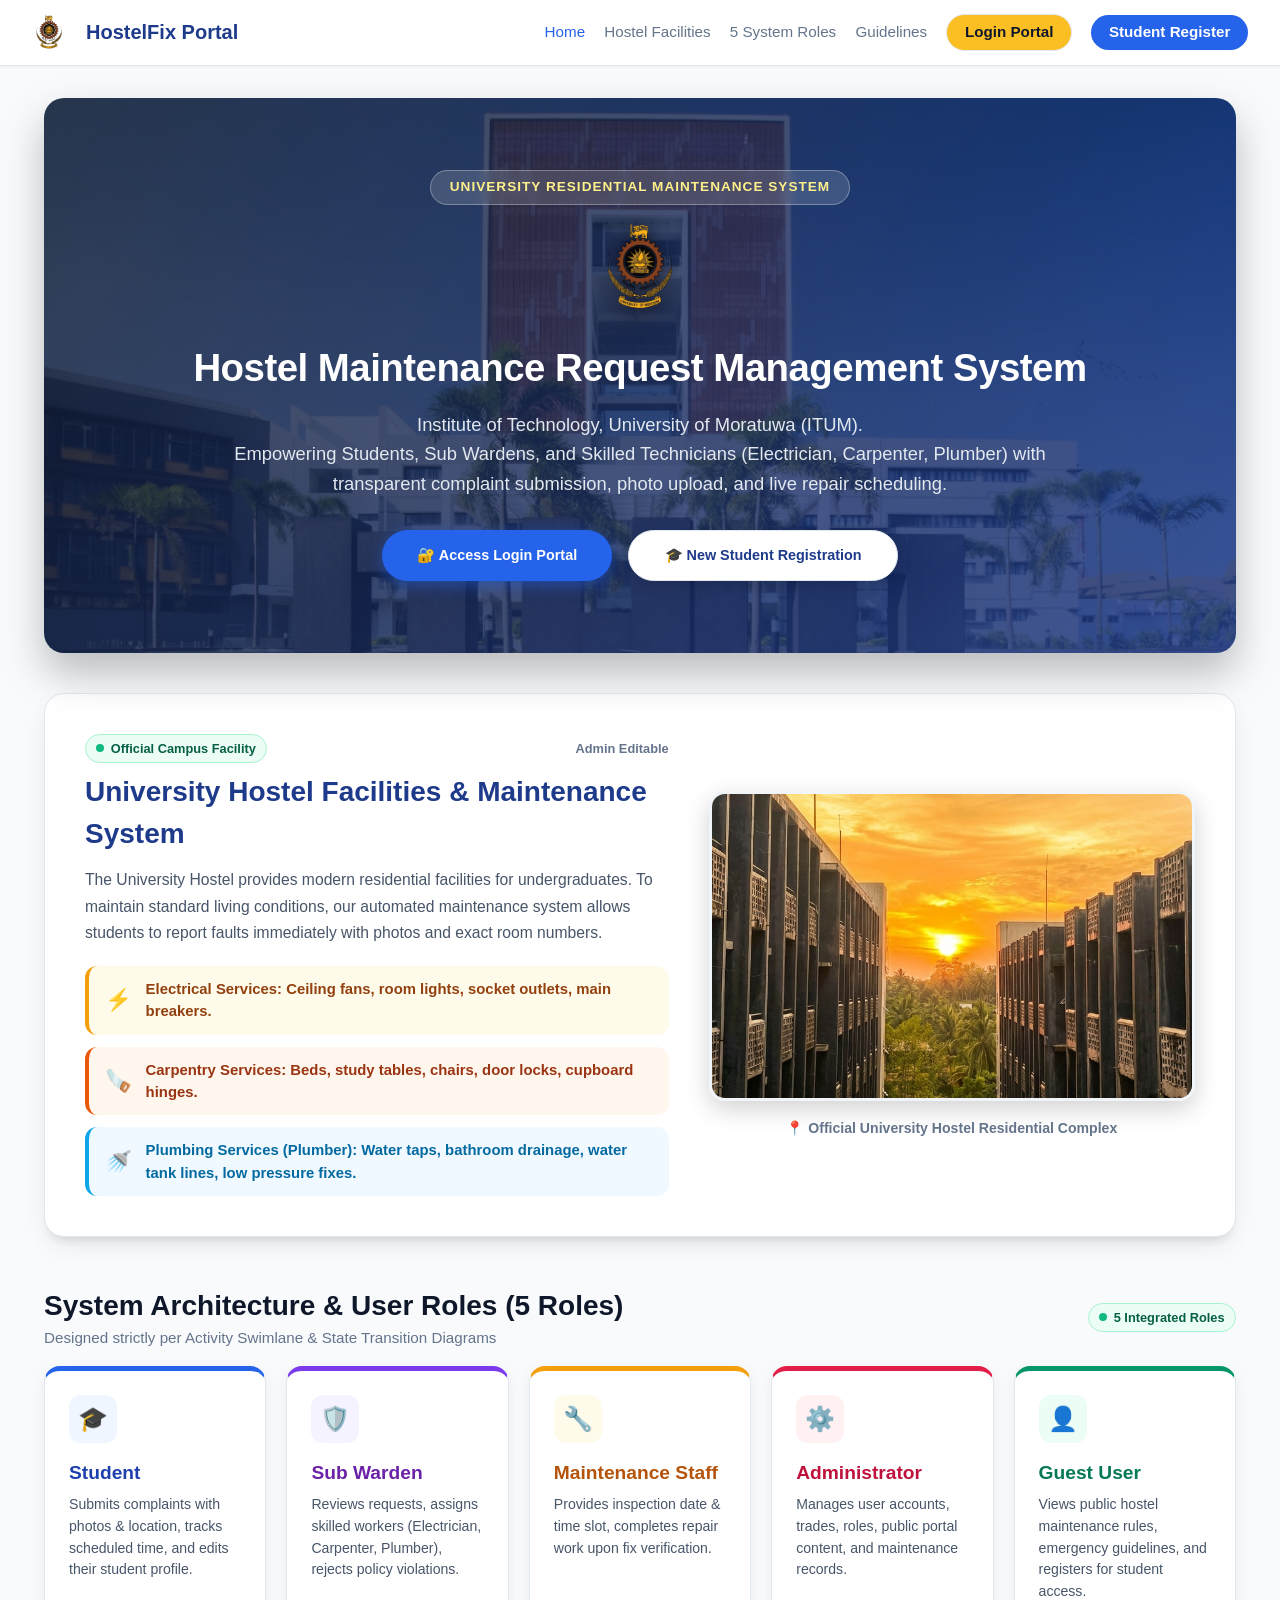
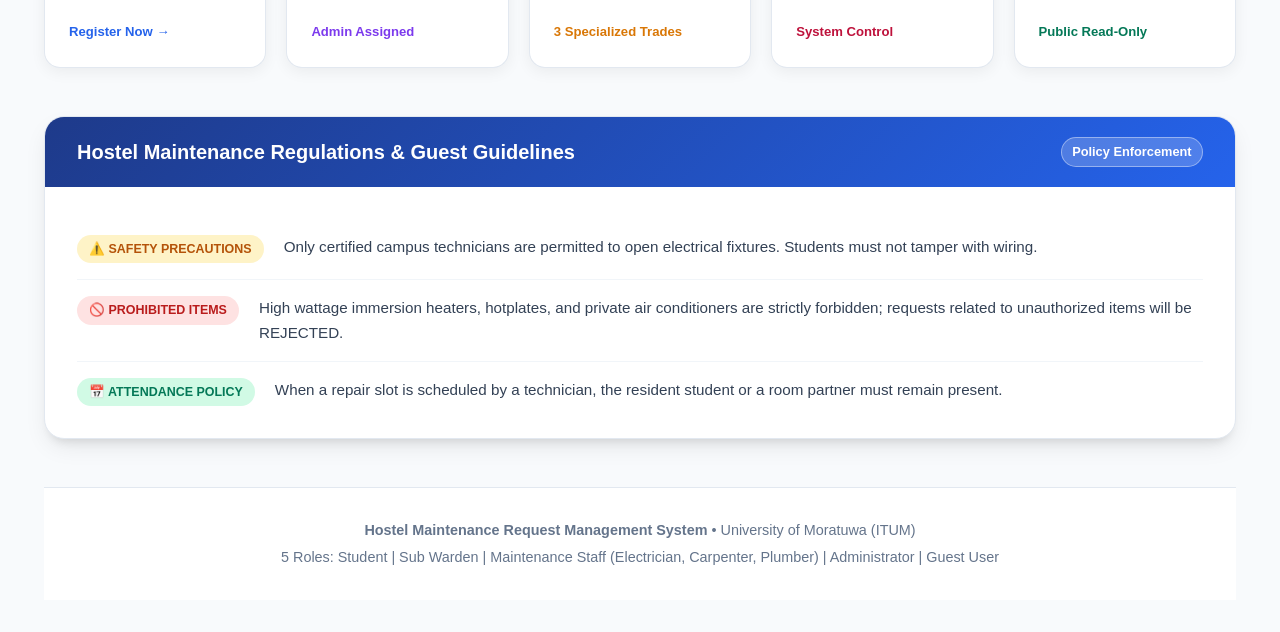
<file: frontend/index.html>
<!DOCTYPE html>
<html lang="en">
<head>
    <meta charset="UTF-8">
    <meta name="viewport" content="width=device-width, initial-scale=1.0">
    <title>Hostel Maintenance Request Management System</title>
    <link rel="stylesheet" href="css/style.css">
    <style>
        :root {
            --brand-gradient: linear-gradient(135deg, #0f172a 0%, #1e3a8a 55%, #2563eb 100%);
            --accent-card-shadow: 0 10px 25px -5px rgba(0, 0, 0, 0.1), 0 8px 10px -6px rgba(0, 0, 0, 0.1);
        }

        .hero-banner-custom {
            position: relative;
            background: linear-gradient(135deg, rgba(15, 23, 42, 0.78), rgba(30, 58, 138, 0.82)), url('images/university_campus.jpg') no-repeat center center;
            background-size: cover;
            color: white;
            padding: 4.5rem 2rem;
            border-radius: 20px;
            margin-bottom: 2.5rem;
            box-shadow: 0 20px 40px rgba(0, 0, 0, 0.25);
            text-align: center;
        }

        .hero-logo-custom {
            width: 86px;
            height: auto;
            margin-bottom: 1.2rem;
            filter: drop-shadow(0 4px 10px rgba(0,0,0,0.6));
        }

        .hero-badge {
            display: inline-block;
            background: rgba(255, 255, 255, 0.15);
            border: 1px solid rgba(255, 255, 255, 0.3);
            backdrop-filter: blur(4px);
            padding: 0.4rem 1.2rem;
            border-radius: 50px;
            font-size: 0.85rem;
            font-weight: 700;
            color: #fef08a;
            margin-bottom: 1rem;
            text-transform: uppercase;
            letter-spacing: 1px;
        }

        /* Facility Showcase Card */
        .facility-card-custom {
            display: grid;
            grid-template-columns: 1.2fr 1fr;
            gap: 2.5rem;
            align-items: center;
            margin-bottom: 3rem;
            background: #ffffff;
            padding: 2.5rem;
            border-radius: 20px;
            box-shadow: var(--accent-card-shadow);
            border: 1px solid #e2e8f0;
        }
        @media (max-width: 860px) {
            .facility-card-custom { grid-template-columns: 1fr; padding: 1.5rem; }
        }

        .hostel-img-preview {
            width: 100%;
            height: 310px;
            object-fit: cover;
            border-radius: 16px;
            box-shadow: 0 8px 24px rgba(0,0,0,0.18);
            border: 3px solid #f1f5f9;
        }

        .service-pill-box {
            display: flex;
            flex-direction: column;
            gap: 0.75rem;
            margin-top: 1.2rem;
        }

        .service-pill {
            display: flex;
            align-items: center;
            gap: 0.85rem;
            padding: 0.75rem 1rem;
            border-radius: 12px;
            font-size: 0.93rem;
            font-weight: 600;
            transition: transform 0.2s;
        }
        .service-pill:hover {
            transform: translateX(4px);
        }

        .service-elec {
            background: #fffbeb;
            color: #92400e;
            border-left: 4px solid #f59e0b;
        }
        .service-carp {
            background: #fff7ed;
            color: #9a3412;
            border-left: 4px solid #ea580c;
        }
        .service-plumb {
            background: #f0f9ff;
            color: #0369a1;
            border-left: 4px solid #0ea5e9;
        }

        /* 5 Roles Colorful Grid */
        .roles-grid {
            display: grid;
            grid-template-columns: repeat(auto-fit, minmax(210px, 1fr));
            gap: 1.25rem;
            margin-bottom: 3rem;
        }

        .role-card-colorful {
            background: #ffffff;
            border-radius: 16px;
            padding: 1.5rem;
            box-shadow: 0 4px 15px rgba(0,0,0,0.06);
            border: 1px solid #e2e8f0;
            display: flex;
            flex-direction: column;
            justify-content: space-between;
            transition: all 0.25s ease;
            position: relative;
            overflow: hidden;
        }
        .role-card-colorful:hover {
            transform: translateY(-5px);
            box-shadow: 0 12px 25px rgba(0,0,0,0.12);
        }

        .role-card-student { border-top: 5px solid #2563eb; }
        .role-card-warden { border-top: 5px solid #7c3aed; }
        .role-card-worker { border-top: 5px solid #f59e0b; }
        .role-card-admin { border-top: 5px solid #e11d48; }
        .role-card-guest { border-top: 5px solid #059669; }

        .role-icon-bubble {
            width: 48px;
            height: 48px;
            border-radius: 12px;
            display: flex;
            align-items: center;
            justify-content: center;
            font-size: 1.5rem;
            margin-bottom: 1rem;
        }

        /* Guidelines Card */
        .guidelines-card {
            background: #ffffff;
            border-radius: 20px;
            border: 1px solid #e2e8f0;
            box-shadow: var(--accent-card-shadow);
            overflow: hidden;
            margin-bottom: 3rem;
        }

        .guidelines-header {
            background: linear-gradient(135deg, #1e3a8a 0%, #2563eb 100%);
            color: white;
            padding: 1.25rem 2rem;
            display: flex;
            justify-content: space-between;
            align-items: center;
        }

        .guidelines-body {
            padding: 2rem;
        }

        .guideline-item {
            display: flex;
            gap: 1.25rem;
            padding: 1rem 0;
            border-bottom: 1px solid #f1f5f9;
        }
        .guideline-item:last-child {
            border-bottom: none;
            padding-bottom: 0;
        }

        .guide-badge-pill {
            font-weight: 800;
            font-size: 0.78rem;
            padding: 0.3rem 0.75rem;
            border-radius: 20px;
            text-transform: uppercase;
            white-space: nowrap;
            height: fit-content;
        }

        .portal-live-indicator {
            display: inline-flex;
            align-items: center;
            gap: 0.4rem;
            font-size: 0.8rem;
            font-weight: 700;
            background: #ecfdf5;
            color: #065f46;
            padding: 0.25rem 0.65rem;
            border-radius: 20px;
            border: 1px solid #a7f3d0;
        }
        .live-dot {
            width: 8px;
            height: 8px;
            background: #10b981;
            border-radius: 50%;
            animation: pulse 1.5s infinite;
        }
        @keyframes pulse {
            0% { transform: scale(0.95); box-shadow: 0 0 0 0 rgba(16, 185, 129, 0.7); }
            70% { transform: scale(1); box-shadow: 0 0 0 6px rgba(16, 185, 129, 0); }
            100% { transform: scale(0.95); box-shadow: 0 0 0 0 rgba(16, 185, 129, 0); }
        }
    </style>
</head>
<body>

    <!-- Navigation -->
    <nav class="navbar">
        <a href="index.html" class="brand" style="display: flex; align-items: center;">
            <img src="images/uom_logo.png" alt="University Logo" style="width: 34px; height: auto; margin-right: 8px;">
            <span style="font-weight: 800; color: #1e3a8a;">HostelFix Portal</span>
        </a>
        <ul class="nav-links">
            <li><a href="index.html" class="active">Home</a></li>
            <li><a href="#facility">Hostel Facilities</a></li>
            <li><a href="#roles">5 System Roles</a></li>
            <li><a href="#rules">Guidelines</a></li>
            <li><a href="login.html" class="btn btn-secondary btn-sm" style="background: #fbbf24; color: #0f172a; font-weight: 700; border-radius: 20px; padding: 0.4rem 1.1rem;">Login Portal</a></li>
            <li><a href="register.html" class="btn btn-primary btn-sm" style="background: #2563eb; color: white; font-weight: 700; border-radius: 20px; padding: 0.4rem 1.1rem;">Student Register</a></li>
        </ul>
    </nav>

    <!-- Main Container -->
    <div class="container">

        <!-- Hero Section featuring Campus Image -->
        <div class="hero-banner-custom">
            <span class="hero-badge">University Residential Maintenance System</span><br>
            <img src="images/uom_logo.png" alt="University Crest" class="hero-logo-custom">
            <h1 style="font-size: 2.4rem; font-weight: 900; margin-bottom: 0.85rem; color: #ffffff; letter-spacing: -0.5px;">
                Hostel Maintenance Request Management System
            </h1>
            <p style="font-size: 1.15rem; max-width: 820px; margin: 0 auto 2rem; color: #e2e8f0; line-height: 1.6;">
                Institute of Technology, University of Moratuwa (ITUM).<br>
                Empowering Students, Sub Wardens, and Skilled Technicians (Electrician, Carpenter, Plumber) with transparent complaint submission, photo upload, and live repair scheduling.
            </p>
            <div style="display: flex; gap: 1rem; justify-content: center; flex-wrap: wrap;">
                <a href="login.html" class="btn btn-primary" style="background: #2563eb; color: white; font-weight: 700; padding: 0.85rem 2.2rem; border-radius: 50px; box-shadow: 0 4px 15px rgba(37, 99, 235, 0.5);">
                    🔐 Access Login Portal
                </a>
                <a href="register.html" class="btn btn-secondary" style="background: #ffffff; color: #1e3a8a; font-weight: 700; padding: 0.85rem 2.2rem; border-radius: 50px; box-shadow: 0 4px 15px rgba(0,0,0,0.15);">
                    🎓 New Student Registration
                </a>
            </div>
        </div>

        <!-- 1. Hostel Facility Showcase (Admin Editable) -->
        <div class="facility-card-custom" id="facility">
            <div>
                <div style="display: flex; align-items: center; justify-content: space-between; margin-bottom: 0.5rem;">
                    <div class="portal-live-indicator"><span class="live-dot"></span> Official Campus Facility</div>
                    <span style="font-size: 0.8rem; color: #64748b; font-weight: 600;">Admin Editable</span>
                </div>
                <h2 id="portal-showcase-title" style="color: #1e3a8a; margin-top: 0.35rem; font-size: 1.75rem; font-weight: 800;">
                    🏢 University Hostel Facility Showcase
                </h2>
                <p id="portal-showcase-desc" style="color: #475569; line-height: 1.7; margin-top: 0.75rem; font-size: 0.98rem;">
                    Our residential facilities provide comfortable accommodation for undergraduates with study furniture, beds, and standard amenities. 
                    This portal empowers residents to report faults directly with photographic evidence and room location tracking.
                </p>

                <!-- Colorful Service Highlights (including Plumber, Electrician, Carpenter) -->
                <div class="service-pill-box">
                    <div class="service-pill service-elec">
                        <span style="font-size: 1.35rem;">⚡</span>
                        <div>
                            <strong>Electrical Services:</strong>
                            <span id="portal-showcase-elec">Ceiling fans, room lights, socket outlets, main breakers.</span>
                        </div>
                    </div>
                    <div class="service-pill service-carp">
                        <span style="font-size: 1.35rem;">🪚</span>
                        <div>
                            <strong>Carpentry Services:</strong>
                            <span id="portal-showcase-carp">Beds, study tables, doors, locks, cupboard hinges.</span>
                        </div>
                    </div>
                    <div class="service-pill service-plumb">
                        <span style="font-size: 1.35rem;">🚿</span>
                        <div>
                            <strong>Plumbing Services (Plumber):</strong>
                            <span id="portal-showcase-plumb">Water taps, bathroom drainage, water tank lines, low pressure fixes.</span>
                        </div>
                    </div>
                </div>
            </div>

            <!-- Picture 3: Hostel Building -->
            <div>
                <img src="images/hostel_building.jpg" alt="University Hostel Complex" class="hostel-img-preview">
                <p id="portal-showcase-caption" style="text-align: center; color: #64748b; font-size: 0.88rem; margin-top: 0.65rem; font-weight: 600;">
                    📍 Official University Hostel Residential Complex
                </p>
            </div>
        </div>

        <!-- 2. System Architecture & 5 User Roles (Admin Editable) -->
        <div id="roles" style="margin-bottom: 1.25rem;">
            <div class="dashboard-header" style="margin-bottom: 1rem;">
                <div>
                    <h2 id="portal-roles-title" style="font-size: 1.75rem; font-weight: 800; color: #0f172a;">
                        👥 System Architecture &amp; User Roles (5 Roles)
                    </h2>
                    <p id="portal-roles-subtitle" style="color: #64748b;">
                        Designed strictly per Activity Swimlane &amp; State Transition Diagrams
                    </p>
                </div>
                <div class="portal-live-indicator"><span class="live-dot"></span> 5 Integrated Roles</div>
            </div>

            <div class="roles-grid">
                <!-- 1. Student -->
                <div class="role-card-colorful role-card-student">
                    <div>
                        <div class="role-icon-bubble" style="background: #eff6ff; color: #2563eb;">🎓</div>
                        <h3 style="color: #1e40af; font-size: 1.2rem; font-weight: 800; margin-bottom: 0.4rem;">Student</h3>
                        <p id="portal-role-student" style="font-size: 0.88rem; color: #475569; line-height: 1.55;">
                            Submits maintenance complaints with photos &amp; room location, tracks scheduled date/time, and edits their student profile.
                        </p>
                    </div>
                    <div style="margin-top: 1rem;">
                        <a href="register.html" style="color: #2563eb; font-weight: 700; font-size: 0.82rem; text-decoration: none;">Register Now &rarr;</a>
                    </div>
                </div>

                <!-- 2. Sub Warden -->
                <div class="role-card-colorful role-card-warden">
                    <div>
                        <div class="role-icon-bubble" style="background: #f5f3ff; color: #7c3aed;">🛡️</div>
                        <h3 style="color: #6b21a8; font-size: 1.2rem; font-weight: 800; margin-bottom: 0.4rem;">Sub Warden</h3>
                        <p id="portal-role-warden" style="font-size: 0.88rem; color: #475569; line-height: 1.55;">
                            Reviews requests, verifies validity, rejects violations with reasons, and assigns jobs to Electricians, Carpenters, or Plumbers.
                        </p>
                    </div>
                    <div style="margin-top: 1rem;">
                        <span style="color: #7c3aed; font-weight: 700; font-size: 0.82rem;">Admin Assigned</span>
                    </div>
                </div>

                <!-- 3. Maintenance Staff -->
                <div class="role-card-colorful role-card-worker">
                    <div>
                        <div class="role-icon-bubble" style="background: #fffbeb; color: #d97706;">🔧</div>
                        <h3 style="color: #b45309; font-size: 1.2rem; font-weight: 800; margin-bottom: 0.4rem;">Maintenance Staff</h3>
                        <p id="portal-role-worker" style="font-size: 0.88rem; color: #475569; line-height: 1.55;">
                            Electrician, Carpenter, &amp; Plumber receive jobs, input available inspection date/time, and mark completion.
                        </p>
                    </div>
                    <div style="margin-top: 1rem;">
                        <span style="color: #d97706; font-weight: 700; font-size: 0.82rem;">3 Specialized Trades</span>
                    </div>
                </div>

                <!-- 4. Administrator -->
                <div class="role-card-colorful role-card-admin">
                    <div>
                        <div class="role-icon-bubble" style="background: #fff1f2; color: #e11d48;">⚙️</div>
                        <h3 style="color: #be123c; font-size: 1.2rem; font-weight: 800; margin-bottom: 0.4rem;">Administrator</h3>
                        <p id="portal-role-admin" style="font-size: 0.88rem; color: #475569; line-height: 1.55;">
                            Manages all user accounts, assigns staff trades, oversees maintenance metrics, and edits public portal content.
                        </p>
                    </div>
                    <div style="margin-top: 1rem;">
                        <span style="color: #be123c; font-weight: 700; font-size: 0.82rem;">System Control</span>
                    </div>
                </div>

                <!-- 5. Guest User -->
                <div class="role-card-colorful role-card-guest">
                    <div>
                        <div class="role-icon-bubble" style="background: #ecfdf5; color: #059669;">👤</div>
                        <h3 style="color: #047857; font-size: 1.2rem; font-weight: 800; margin-bottom: 0.4rem;">Guest User</h3>
                        <p id="portal-role-guest" style="font-size: 0.88rem; color: #475569; line-height: 1.55;">
                            Views public hostel maintenance regulations, guidelines, emergency notices, and registers for student access.
                        </p>
                    </div>
                    <div style="margin-top: 1rem;">
                        <span style="color: #047857; font-weight: 700; font-size: 0.82rem;">Public Read-Only</span>
                    </div>
                </div>
            </div>
        </div>

        <!-- 3. Hostel Maintenance Guidelines (Guest Information) (Admin Editable) -->
        <div class="guidelines-card" id="rules">
            <div class="guidelines-header">
                <h3 id="portal-guide-title" style="margin: 0; font-size: 1.25rem; font-weight: 800; display: flex; align-items: center; gap: 0.5rem;">
                    📋 Hostel Maintenance Guidelines (Guest Information)
                </h3>
                <span class="portal-live-indicator" style="background: rgba(255,255,255,0.2); color: white; border-color: rgba(255,255,255,0.4);">
                    Policy Enforcement
                </span>
            </div>
            <div class="guidelines-body">
                <div class="guideline-item">
                    <span class="guide-badge-pill" style="background: #fef3c7; color: #b45309;">⚠️ Safety Precautions</span>
                    <div id="portal-guide-safety" style="color: #334155; line-height: 1.6; font-size: 0.95rem;">
                        Only certified campus technicians are permitted to open electrical fixtures. Students must not tamper with main switchboards, breaker boxes, or exposed wiring.
                    </div>
                </div>

                <div class="guideline-item">
                    <span class="guide-badge-pill" style="background: #fee2e2; color: #b91c1c;">🚫 Prohibited Items</span>
                    <div id="portal-guide-prohibited" style="color: #334155; line-height: 1.6; font-size: 0.95rem;">
                        High wattage immersion heaters, hotplates, and unauthorized private air conditioner units are strictly barred; repair requests related to unauthorized items will be immediately <strong>REJECTED</strong>.
                    </div>
                </div>

                <div class="guideline-item">
                    <span class="guide-badge-pill" style="background: #d1fae5; color: #047857;">📅 Attendance Policy</span>
                    <div id="portal-guide-attendance" style="color: #334155; line-height: 1.6; font-size: 0.95rem;">
                        When a technician schedules a repair appointment, the resident student or an authorized roommate must be present in the room to grant entry and confirm work completion.
                    </div>
                </div>
            </div>
        </div>

        <!-- Footer -->
        <footer style="text-align: center; padding: 2rem 0; color: #64748b; font-size: 0.9rem; border-top: 1px solid #e2e8f0;">
            <p><strong>Hostel Maintenance Request Management System</strong> &bull; University of Moratuwa (ITUM)</p>
            <p style="margin-top: 0.3rem;">5 Roles: Student | Sub Warden | Maintenance Staff (Electrician, Carpenter, Plumber) | Administrator | Guest User</p>
        </footer>
    </div>

    <!-- Script to Load Dynamically Admin Edited Content -->
    <script src="js/api.js"></script>
    <script>
        document.addEventListener('DOMContentLoaded', function() {
            renderDynamicPortalContent();
        });

        function renderDynamicPortalContent() {
            const content = Api.getPortalContent();
            if (!content) return;

            // 1. Showcase
            if (content.facility_showcase) {
                if (content.facility_showcase.title) document.getElementById('portal-showcase-title').innerText = content.facility_showcase.title;
                if (content.facility_showcase.description) document.getElementById('portal-showcase-desc').innerText = content.facility_showcase.description;
                if (content.facility_showcase.electrical_text) document.getElementById('portal-showcase-elec').innerText = content.facility_showcase.electrical_text;
                if (content.facility_showcase.carpentry_text) document.getElementById('portal-showcase-carp').innerText = content.facility_showcase.carpentry_text;
                if (content.facility_showcase.plumbing_text) document.getElementById('portal-showcase-plumb').innerText = content.facility_showcase.plumbing_text;
                if (content.facility_showcase.image_caption) document.getElementById('portal-showcase-caption').innerText = content.facility_showcase.image_caption;
            }

            // 2. Roles
            if (content.user_roles) {
                if (content.user_roles.title) document.getElementById('portal-roles-title').innerText = content.user_roles.title;
                if (content.user_roles.subtitle) document.getElementById('portal-roles-subtitle').innerText = content.user_roles.subtitle;
                if (content.user_roles.student_desc) document.getElementById('portal-role-student').innerText = content.user_roles.student_desc;
                if (content.user_roles.warden_desc) document.getElementById('portal-role-warden').innerText = content.user_roles.warden_desc;
                if (content.user_roles.worker_desc) document.getElementById('portal-role-worker').innerText = content.user_roles.worker_desc;
                if (content.user_roles.admin_desc) document.getElementById('portal-role-admin').innerText = content.user_roles.admin_desc;
                if (content.user_roles.guest_desc) document.getElementById('portal-role-guest').innerText = content.user_roles.guest_desc;
            }

            // 3. Guidelines
            if (content.guidelines) {
                if (content.guidelines.title) document.getElementById('portal-guide-title').innerText = content.guidelines.title;
                if (content.guidelines.safety_text) document.getElementById('portal-guide-safety').innerText = content.guidelines.safety_text;
                if (content.guidelines.prohibited_text) document.getElementById('portal-guide-prohibited').innerHTML = content.guidelines.prohibited_text;
                if (content.guidelines.attendance_text) document.getElementById('portal-guide-attendance').innerText = content.guidelines.attendance_text;
            }
        }
    </script>
</body>
</html>
</file>
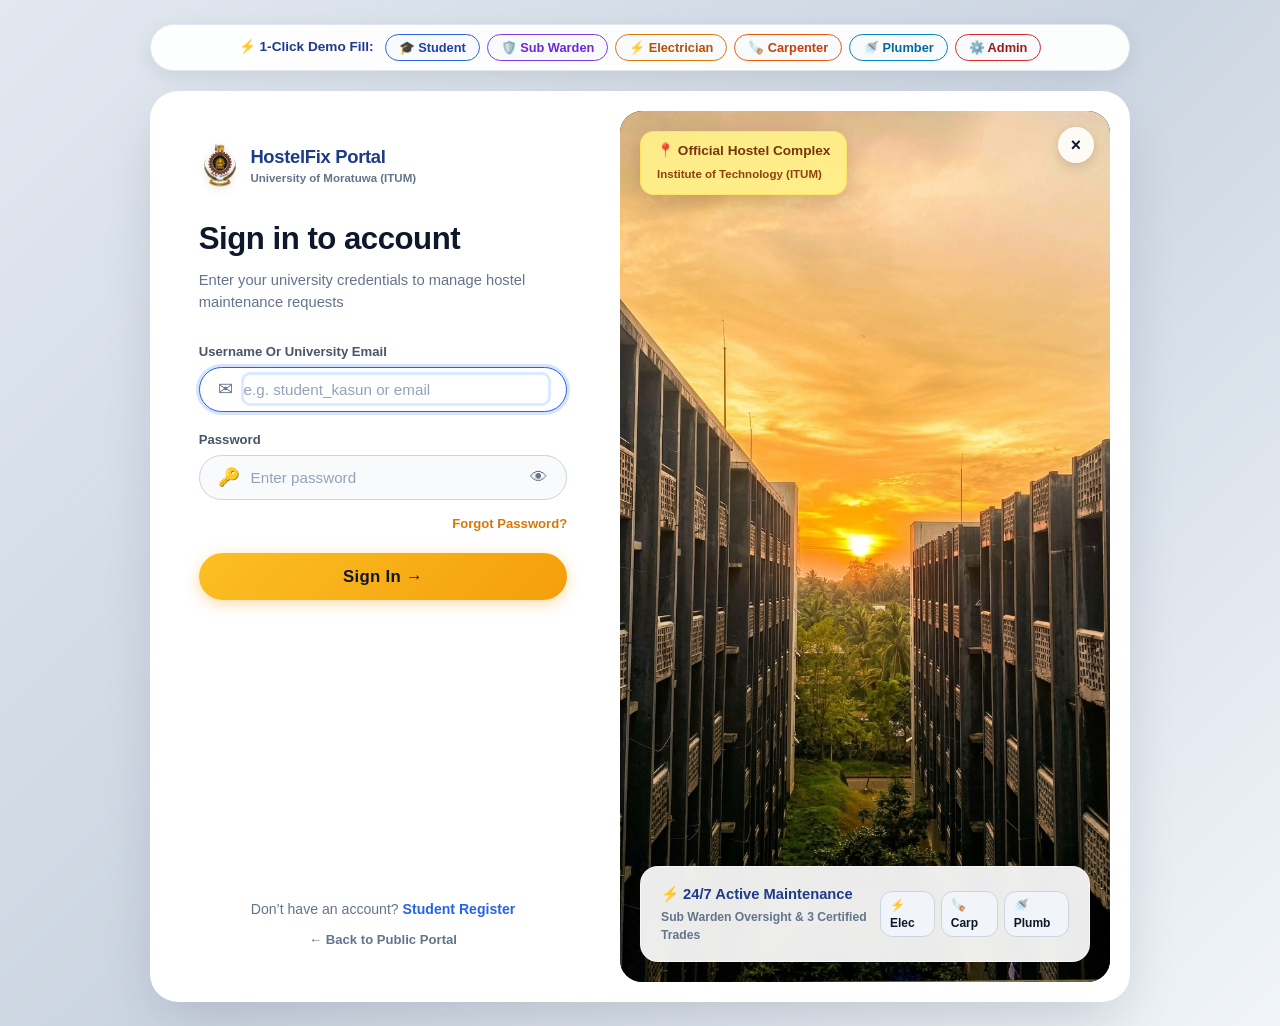
<file: frontend/admin-dashboard.html>
<!DOCTYPE html>
<html lang="en">
<head>
    <meta charset="UTF-8">
    <meta name="viewport" content="width=device-width, initial-scale=1.0">
    <title>Admin Dashboard - Hostel Maintenance System</title>
    <link rel="stylesheet" href="css/style.css">
    <style>
        :root {
            --admin-red: #e11d48;
            --admin-gradient: linear-gradient(135deg, #1e3a8a 0%, #3b82f6 50%, #06b6d4 100%);
        }
        
        .admin-hero-card {
            background: linear-gradient(135deg, #0f172a 0%, #1e3a8a 60%, #312e81 100%);
            color: white;
            padding: 1.8rem 2rem;
            border-radius: 16px;
            margin-bottom: 2rem;
            box-shadow: 0 10px 25px -5px rgba(15, 23, 42, 0.4);
            display: flex;
            justify-content: space-between;
            align-items: center;
            flex-wrap: wrap;
            gap: 1.5rem;
        }

        .admin-hero-title h1 {
            color: #ffffff;
            font-size: 1.85rem;
            font-weight: 800;
            margin: 0 0 0.4rem 0;
            display: flex;
            align-items: center;
            gap: 0.6rem;
        }

        .admin-hero-title p {
            color: #cbd5e1;
            font-size: 0.95rem;
            margin: 0;
            max-width: 600px;
        }

        .nav-tab-bar {
            display: flex;
            gap: 0.75rem;
            margin-bottom: 1.5rem;
            border-bottom: 2px solid #e2e8f0;
            padding-bottom: 0.5rem;
        }

        .nav-tab-btn {
            background: #ffffff;
            border: 1px solid #cbd5e1;
            border-radius: 30px;
            padding: 0.6rem 1.4rem;
            font-size: 0.95rem;
            font-weight: 700;
            color: #475569;
            cursor: pointer;
            transition: all 0.2s;
            display: flex;
            align-items: center;
            gap: 0.5rem;
        }

        .nav-tab-btn:hover {
            background: #f1f5f9;
            color: #1e293b;
        }

        .nav-tab-btn.active {
            background: #2563eb;
            color: #ffffff;
            border-color: #2563eb;
            box-shadow: 0 4px 12px rgba(37, 99, 235, 0.35);
        }

        .section-pane {
            display: none;
        }
        .section-pane.active {
            display: block;
        }

        /* Colorful Section Cards for Content Editor */
        .editor-card {
            background: #ffffff;
            border-radius: 14px;
            border: 1px solid #e2e8f0;
            box-shadow: 0 4px 12px rgba(0,0,0,0.06);
            margin-bottom: 1.8rem;
            overflow: hidden;
        }

        .editor-card-header {
            padding: 1.2rem 1.6rem;
            display: flex;
            justify-content: space-between;
            align-items: center;
            border-bottom: 1px solid #e2e8f0;
        }

        .header-showcase {
            background: linear-gradient(135deg, #eff6ff 0%, #dbeafe 100%);
            border-left: 5px solid #2563eb;
        }
        .header-roles {
            background: linear-gradient(135deg, #f5f3ff 0%, #ede9fe 100%);
            border-left: 5px solid #7c3aed;
        }
        .header-guidelines {
            background: linear-gradient(135deg, #fffbeb 0%, #fef3c7 100%);
            border-left: 5px solid #f59e0b;
        }

        .editor-card-header h3 {
            margin: 0;
            font-size: 1.15rem;
            font-weight: 800;
            display: flex;
            align-items: center;
            gap: 0.5rem;
        }

        .editor-card-body {
            padding: 1.6rem;
        }

        .form-grid-3 {
            display: grid;
            grid-template-columns: repeat(auto-fit, minmax(300px, 1fr));
            gap: 1.2rem;
        }

        .form-group-full {
            margin-bottom: 1.2rem;
        }

        .editor-input {
            width: 100%;
            padding: 0.65rem 0.9rem;
            border: 1.5px solid #cbd5e1;
            border-radius: 8px;
            font-size: 0.95rem;
            box-sizing: border-box;
            background: #f8fafc;
            transition: all 0.2s;
        }

        .editor-input:focus {
            border-color: #2563eb;
            outline: none;
            background: #ffffff;
            box-shadow: 0 0 0 3px rgba(37, 99, 235, 0.15);
        }

        textarea.editor-input {
            resize: vertical;
            min-height: 80px;
            line-height: 1.45;
        }

        .trade-badge-plumber {
            background: #e0f2fe;
            color: #0369a1;
            padding: 0.2rem 0.6rem;
            border-radius: 12px;
            font-weight: 700;
            font-size: 0.78rem;
            display: inline-flex;
            align-items: center;
            gap: 0.25rem;
        }

        .trade-badge-electrician {
            background: #fef3c7;
            color: #b45309;
            padding: 0.2rem 0.6rem;
            border-radius: 12px;
            font-weight: 700;
            font-size: 0.78rem;
            display: inline-flex;
            align-items: center;
            gap: 0.25rem;
        }

        .trade-badge-carpenter {
            background: #ffedd5;
            color: #c2410c;
            padding: 0.2rem 0.6rem;
            border-radius: 12px;
            font-weight: 700;
            font-size: 0.78rem;
            display: inline-flex;
            align-items: center;
            gap: 0.25rem;
        }

        .save-toolbar {
            position: sticky;
            bottom: 1.5rem;
            background: #ffffff;
            padding: 1rem 1.5rem;
            border-radius: 50px;
            box-shadow: 0 10px 30px rgba(0,0,0,0.2);
            border: 2px solid #3b82f6;
            display: flex;
            justify-content: space-between;
            align-items: center;
            z-index: 90;
            margin-top: 1.5rem;
        }

        .toast-notify {
            display: none;
            padding: 0.85rem 1.25rem;
            border-radius: 10px;
            margin-bottom: 1.2rem;
            font-weight: 700;
            font-size: 0.95rem;
            animation: fadeIn 0.3s ease;
        }
    </style>
</head>
<body>

    <!-- Navbar -->
    <nav class="navbar">
        <a href="admin-dashboard.html" class="brand" style="display: flex; align-items: center;">
            <img src="images/uom_logo.png" alt="Logo" style="width: 32px; height: auto; margin-right: 8px;">
            <span>HostelFix | Admin Console</span>
        </a>
        <div style="display: flex; align-items: center; gap: 1rem;">
            <div class="user-badge" style="background: #fef2f2; border-color: #fecaca;">
                <span id="user-display-name" style="font-weight: 700; color: #991b1b;">Administrator</span>
                <span class="role-tag admin" style="background: #e11d48; color: white;">Admin</span>
            </div>
            <button class="btn btn-secondary btn-sm" onclick="openAdminProfileModal()" style="font-weight: 700;">👤 Edit Profile</button>
            <a href="index.html" target="_blank" class="btn btn-secondary btn-sm" style="font-weight: 700;">🌐 View Public Portal</a>
            <button class="btn btn-secondary btn-sm" onclick="Api.logout()">Logout</button>
        </div>
    </nav>

    <div class="container">
        <!-- Hero Header -->
        <div class="admin-hero-card">
            <div class="admin-hero-title">
                <h1>⚙️ Central System Administration</h1>
                <p>Manage all 5 system roles (Students, Sub Wardens, Technicians, Admin, Guests) and customize the Public Landing Portal in real time.</p>
            </div>
            <div style="display: flex; gap: 0.75rem; flex-wrap: wrap;">
                <button class="btn btn-primary" onclick="openAddUserModal()" style="background: #2563eb; font-weight: 700; padding: 0.7rem 1.5rem; border-radius: 30px;">
                    + Add New Staff / User
                </button>
            </div>
        </div>

        <!-- Global Toast Notification -->
        <div id="admin-toast" class="toast-notify"></div>

        <!-- Tab Navigation Bar -->
        <div class="nav-tab-bar">
            <button class="nav-tab-btn active" id="tab-btn-users" onclick="switchTab('users')">
                👥 System Users &amp; Staff (5 Roles)
            </button>
            <button class="nav-tab-btn" id="tab-btn-content" onclick="switchTab('content')">
                🌐 Manage Public Portal Content
            </button>
            <button class="nav-tab-btn" id="tab-btn-history" onclick="switchTab('history')">
                📜 Maintenance Request History (Archive)
            </button>
        </div>

        <!-- PANE 1: USERS MANAGEMENT -->
        <div id="pane-users" class="section-pane active">
            <!-- System Analytics Summary -->
            <div class="stats-grid">
                <div class="stat-card" style="border-top: 4px solid #3b82f6;">
                    <div class="stat-info">
                        <h3 id="stat-users">0</h3>
                        <span>Total Registered Users</span>
                    </div>
                    <div class="stat-icon blue">👥</div>
                </div>
                <div class="stat-card" style="border-top: 4px solid #2563eb;">
                    <div class="stat-info">
                        <h3 id="stat-students">0</h3>
                        <span>Hostel Students</span>
                    </div>
                    <div class="stat-icon blue">🎓</div>
                </div>
                <div class="stat-card" style="border-top: 4px solid #f59e0b;">
                    <div class="stat-info">
                        <h3 id="stat-workers">0</h3>
                        <span>Maintenance Staff</span>
                    </div>
                    <div class="stat-icon yellow">⚡</div>
                </div>
                <div class="stat-card" style="border-top: 4px solid #10b981;">
                    <div class="stat-info">
                        <h3 id="stat-requests">0</h3>
                        <span>Total Requests</span>
                    </div>
                    <div class="stat-icon green">📊</div>
                </div>
            </div>

            <!-- Users Table Card -->
            <div class="card" style="margin-top: 1.5rem;">
                <div class="card-header" style="background: #f8fafc;">
                    <h2>All Registered Accounts (5 Roles)</h2>
                    <div style="display: flex; gap: 0.6rem; align-items: center;">
                        <label for="role-filter" style="margin-bottom: 0; font-size: 0.88rem; font-weight: 700;">Filter Role:</label>
                        <select id="role-filter" onchange="filterUsers(this.value)" style="padding: 0.4rem 0.8rem; font-size: 0.88rem; border-radius: 8px; border: 1.5px solid #cbd5e1;">
                            <option value="ALL">All Roles (5 Roles)</option>
                            <option value="student">🎓 Students</option>
                            <option value="warden">🛡️ Sub Wardens</option>
                            <option value="worker">🔧 Maintenance Staff</option>
                            <option value="admin">⚙️ Administrators</option>
                            <option value="guest">👤 Guests</option>
                        </select>
                    </div>
                </div>
                <div class="card-body">
                    <div class="table-responsive">
                        <table>
                            <thead>
                                <tr>
                                    <th>ID</th>
                                    <th>Full Name &amp; Username</th>
                                    <th>Role</th>
                                    <th>Trade / Specialty</th>
                                    <th>Contact Information</th>
                                    <th>Block / Room</th>
                                    <th>Account Status</th>
                                    <th style="text-align: right;">Action</th>
                                </tr>
                            </thead>
                            <tbody id="admin-users-body">
                                <tr><td colspan="8" style="text-align:center; padding: 2rem;">Loading users...</td></tr>
                            </tbody>
                        </table>
                    </div>
                </div>
            </div>
        </div>

        <!-- PANE 2: PUBLIC PORTAL CONTENT EDITOR -->
        <div id="pane-content" class="section-pane">
            <div style="background: #eff6ff; border-left: 4px solid #3b82f6; padding: 1rem 1.25rem; border-radius: 8px; margin-bottom: 1.5rem;">
                <strong style="color: #1e40af; font-size: 1.05rem;">✏️ Live Public Portal Editor</strong>
                <p style="color: #1e3a8a; margin: 0.25rem 0 0 0; font-size: 0.92rem;">
                    Edit the 3 core informational sections shown on the public landing page (<a href="index.html" target="_blank" style="color: #2563eb; font-weight: 700;">index.html</a>). Changes are stored instantly and visible to students and guests.
                </p>
            </div>

            <!-- SECTION 1: Facility Showcase -->
            <div class="editor-card">
                <div class="editor-card-header header-showcase">
                    <h3 style="color: #1e40af;">🏢 1. University Hostel Facility Showcase</h3>
                    <span style="font-size: 0.82rem; background: #ffffff; padding: 0.2rem 0.6rem; border-radius: 12px; font-weight: 700; color: #1e40af;">Showcase Card</span>
                </div>
                <div class="editor-card-body">
                    <div class="form-group-full">
                        <label style="font-weight: 700; color: #334155; display:block; margin-bottom: 0.35rem;">Showcase Main Title</label>
                        <input type="text" id="ed-showcase-title" class="editor-input" placeholder="Facility Title">
                    </div>

                    <div class="form-group-full">
                        <label style="font-weight: 700; color: #334155; display:block; margin-bottom: 0.35rem;">Showcase Description Paragraph</label>
                        <textarea id="ed-showcase-desc" class="editor-input" rows="3" placeholder="Description of hostel living conditions and repair support..."></textarea>
                    </div>

                    <div class="form-grid-3">
                        <div>
                            <label style="font-weight: 700; color: #b45309; display:block; margin-bottom: 0.35rem;">⚡ Electrical Services Highlight</label>
                            <input type="text" id="ed-showcase-elec" class="editor-input" placeholder="Fans, lights, switches, circuit breakers">
                        </div>
                        <div>
                            <label style="font-weight: 700; color: #c2410c; display:block; margin-bottom: 0.35rem;">🪚 Carpentry Services Highlight</label>
                            <input type="text" id="ed-showcase-carp" class="editor-input" placeholder="Beds, study tables, doors, locks">
                        </div>
                        <div>
                            <label style="font-weight: 700; color: #0369a1; display:block; margin-bottom: 0.35rem;">🚿 Plumbing Services Highlight (Plumber)</label>
                            <input type="text" id="ed-showcase-plumb" class="editor-input" placeholder="Taps, wash basins, bathroom drainage">
                        </div>
                    </div>

                    <div class="form-group-full" style="margin-top: 1rem;">
                        <label style="font-weight: 700; color: #334155; display:block; margin-bottom: 0.35rem;">📍 Hostel Building Photo Caption</label>
                        <input type="text" id="ed-showcase-caption" class="editor-input" placeholder="Image caption for university hostel">
                    </div>
                </div>
            </div>

            <!-- SECTION 2: System Architecture & 5 User Roles -->
            <div class="editor-card">
                <div class="editor-card-header header-roles">
                    <h3 style="color: #6b21a8;">👥 2. System Architecture &amp; User Roles (5 Roles)</h3>
                    <span style="font-size: 0.82rem; background: #ffffff; padding: 0.2rem 0.6rem; border-radius: 12px; font-weight: 700; color: #6b21a8;">Activity Diagram Roles</span>
                </div>
                <div class="editor-card-body">
                    <div class="form-grid-3" style="margin-bottom: 1.2rem;">
                        <div>
                            <label style="font-weight: 700; color: #334155; display:block; margin-bottom: 0.35rem;">Roles Section Heading</label>
                            <input type="text" id="ed-roles-title" class="editor-input">
                        </div>
                        <div style="grid-column: span 2;">
                            <label style="font-weight: 700; color: #334155; display:block; margin-bottom: 0.35rem;">Section Subtitle</label>
                            <input type="text" id="ed-roles-subtitle" class="editor-input">
                        </div>
                    </div>

                    <div class="form-grid-3">
                        <div>
                            <label style="font-weight: 700; color: #1d4ed8; display:block; margin-bottom: 0.35rem;">🎓 1. Student Role Description</label>
                            <textarea id="ed-role-student" class="editor-input" rows="3"></textarea>
                        </div>
                        <div>
                            <label style="font-weight: 700; color: #7c3aed; display:block; margin-bottom: 0.35rem;">🛡️ 2. Sub Warden Role Description</label>
                            <textarea id="ed-role-warden" class="editor-input" rows="3"></textarea>
                        </div>
                        <div>
                            <label style="font-weight: 700; color: #d97706; display:block; margin-bottom: 0.35rem;">🔧 3. Maintenance Staff (Electrician/Carpenter/Plumber)</label>
                            <textarea id="ed-role-worker" class="editor-input" rows="3"></textarea>
                        </div>
                        <div>
                            <label style="font-weight: 700; color: #dc2626; display:block; margin-bottom: 0.35rem;">⚙️ 4. Administrator Role Description</label>
                            <textarea id="ed-role-admin" class="editor-input" rows="3"></textarea>
                        </div>
                        <div style="grid-column: span 2;">
                            <label style="font-weight: 700; color: #475569; display:block; margin-bottom: 0.35rem;">👤 5. Guest User Role Description</label>
                            <textarea id="ed-role-guest" class="editor-input" rows="3"></textarea>
                        </div>
                    </div>
                </div>
            </div>

            <!-- SECTION 3: Hostel Maintenance Guidelines (Guest Information) -->
            <div class="editor-card">
                <div class="editor-card-header header-guidelines">
                    <h3 style="color: #92400e;">📋 3. Hostel Maintenance Guidelines (Guest Information)</h3>
                    <span style="font-size: 0.82rem; background: #ffffff; padding: 0.2rem 0.6rem; border-radius: 12px; font-weight: 700; color: #92400e;">Policy Rules</span>
                </div>
                <div class="editor-card-body">
                    <div class="form-group-full">
                        <label style="font-weight: 700; color: #334155; display:block; margin-bottom: 0.35rem;">Guidelines Card Title</label>
                        <input type="text" id="ed-guide-title" class="editor-input">
                    </div>

                    <div class="form-group-full">
                        <label style="font-weight: 700; color: #b45309; display:block; margin-bottom: 0.35rem;">⚡ Safety Precautions Policy</label>
                        <textarea id="ed-guide-safety" class="editor-input" rows="2"></textarea>
                    </div>

                    <div class="form-group-full">
                        <label style="font-weight: 700; color: #dc2626; display:block; margin-bottom: 0.35rem;">🚫 Prohibited Items Policy (Violations will be REJECTED)</label>
                        <textarea id="ed-guide-prohibited" class="editor-input" rows="2"></textarea>
                    </div>

                    <div class="form-group-full">
                        <label style="font-weight: 700; color: #047857; display:block; margin-bottom: 0.35rem;">📅 Resident Attendance Policy During Repair</label>
                        <textarea id="ed-guide-attendance" class="editor-input" rows="2"></textarea>
                    </div>
                </div>
            </div>

            <!-- Save Sticky Toolbar -->
            <div class="save-toolbar">
                <div style="display: flex; align-items: center; gap: 0.5rem;">
                    <span style="font-size: 1.2rem;">💾</span>
                    <div>
                        <strong style="color: #1e293b;">Ready to Publish Changes?</strong>
                        <div style="font-size: 0.82rem; color: #64748b;">Updates immediately display on public index.html</div>
                    </div>
                </div>
                <div style="display: flex; gap: 0.75rem;">
                    <button class="btn btn-secondary" onclick="restoreDefaults()" style="border-radius: 30px; font-weight: 700;">
                        🔄 Restore Defaults
                    </button>
                    <button class="btn btn-primary" onclick="savePortalContent()" style="background: #2563eb; border-radius: 30px; font-weight: 700; padding: 0.6rem 1.6rem; box-shadow: 0 4px 12px rgba(37,99,235,0.4);">
                        💾 Save &amp; Publish Content
                    </button>
                </div>
            </div>
        </div>

        <!-- PANE 3: MAINTENANCE REQUEST HISTORY & ARCHIVE (Admin & Warden Only) -->
        <div id="pane-history" class="section-pane">
            <div class="card" style="border-top: 4px solid #059669; box-shadow: 0 4px 14px rgba(0,0,0,0.06);">
                <div class="card-header" style="background: linear-gradient(135deg, #f0fdf4 0%, #dcfce7 100%); display: flex; justify-content: space-between; align-items: center; padding: 1.25rem 1.75rem;">
                    <div>
                        <h2 style="color: #166534; margin: 0; font-size: 1.25rem; display: flex; align-items: center; gap: 0.5rem;">
                            📜 Maintenance Request History &amp; Staff Ratings Archive
                        </h2>
                        <p style="color: #15803d; font-size: 0.88rem; margin: 0.25rem 0 0 0;">
                            Completed maintenance requests older than 7 days are automatically archived here. Only System Administrators and Sub Wardens have access.
                        </p>
                    </div>
                    <div style="display: flex; gap: 0.6rem; align-items: center;">
                        <span id="history-count-badge" style="background: #166534; color: white; padding: 0.3rem 0.8rem; border-radius: 20px; font-weight: 800; font-size: 0.82rem;">0 Archived Jobs</span>
                        <button class="btn btn-secondary btn-sm" onclick="loadHistoryRequests()" style="font-weight: 700;">🔄 Refresh</button>
                    </div>
                </div>
                <div class="card-body">
                    <div class="table-responsive">
                        <table>
                            <thead>
                                <tr>
                                    <th>Code</th>
                                    <th>Student &amp; Location</th>
                                    <th>Category &amp; Issue</th>
                                    <th>Assigned Worker</th>
                                    <th>Timeline / Schedule</th>
                                    <th>Student Star Rating</th>
                                    <th>Status &amp; Retention</th>
                                </tr>
                            </thead>
                            <tbody id="admin-history-body">
                                <tr><td colspan="7" style="text-align: center; padding: 2rem; color: var(--text-muted);">Loading maintenance history archive...</td></tr>
                            </tbody>
                        </table>
                    </div>
                </div>
            </div>
        </div>
    </div>

    <!-- Modal: Add New User (Admin Only for Wardens & Workers) with Smooth Scrolling Fix -->
    <div id="add-user-modal" class="modal-overlay">
        <div class="modal-content" style="max-width: 580px; max-height: 90vh; display: flex; flex-direction: column;">
            <div class="modal-header" style="background: linear-gradient(135deg, #1e3a8a, #2563eb); color: white; flex-shrink: 0;">
                <h3 style="color: white; margin: 0;">➕ Create New Staff or System Account</h3>
                <button class="modal-close" onclick="closeAddUserModal()" style="color: white;">&times;</button>
            </div>
            <div class="modal-body" style="overflow-y: auto; flex: 1 1 auto; padding: 1.5rem; max-height: calc(90vh - 140px);">
                <div style="background: #eff6ff; border-left: 3px solid #2563eb; padding: 0.65rem 0.9rem; border-radius: 6px; font-size: 0.83rem; color: #1e40af; margin-bottom: 1rem;">
                    <strong>🛡️ Administrative Privilege:</strong> Sub Wardens and Maintenance Technicians (Electricians, Carpenters, Plumbers) can only be created by the System Administrator.
                </div>

                <form id="add-user-form">
                    <div class="form-grid">
                        <div class="form-group">
                            <label for="new-fullname">Full Name *</label>
                            <input type="text" id="new-fullname" placeholder="e.g. Saman Kumara" required>
                        </div>
                        <div class="form-group">
                            <label for="new-username">Username *</label>
                            <input type="text" id="new-username" placeholder="e.g. plumber_saman" required>
                        </div>
                        <div class="form-group">
                            <label for="new-email">Email Address *</label>
                            <input type="email" id="new-email" placeholder="e.g. saman@hostel.ac.lk" required>
                        </div>
                        <div class="form-group">
                            <label for="new-role">Account Role *</label>
                            <select id="new-role" onchange="handleRoleChange(this.value)" required>
                                <option value="worker">🔧 Maintenance Worker / Staff</option>
                                <option value="warden">🛡️ Sub Warden</option>
                                <option value="student">🎓 Student</option>
                                <option value="admin">⚙️ Administrator</option>
                            </select>
                        </div>

                        <!-- Trade Field: Shown when role is worker -->
                        <div class="form-group full-width" id="worker-trade-group" style="background: #f8fafc; padding: 0.75rem; border-radius: 8px; border: 1.5px solid #cbd5e1;">
                            <label for="new-trade" style="color: #0369a1; font-weight: 700;">Worker Trade / Specialty *</label>
                            <select id="new-trade" style="font-weight: 600;">
                                <option value="plumber">🚿 Plumber (Water taps, pipes, bathroom leaks)</option>
                                <option value="electrician">⚡ Electrician (Fans, lights, switches, wiring)</option>
                                <option value="carpenter">🪚 Carpenter (Beds, tables, doors, locks)</option>
                                <option value="mason">🧱 Mason (Walls, flooring, tiles)</option>
                                <option value="general">🔧 General Repair</option>
                            </select>
                        </div>

                        <div class="form-group">
                            <label for="new-phone">Phone Number</label>
                            <input type="text" id="new-phone" placeholder="+94 78 555 6677">
                        </div>
                        <div class="form-group">
                            <label for="new-block">Hostel Block / Department</label>
                            <input type="text" id="new-block" placeholder="e.g. Maintenance Workshop">
                        </div>
                        <div class="form-group">
                            <label for="new-room">Room / Office Number</label>
                            <input type="text" id="new-room" placeholder="e.g. Room 102 / Workshop">
                        </div>
                        <div class="form-group">
                            <label for="new-password">Default Password *</label>
                            <input type="password" id="new-password" value="password123" required>
                        </div>
                    </div>
                </form>
            </div>
            <div class="modal-footer">
                <button class="btn btn-secondary" onclick="closeAddUserModal()">Cancel</button>
                <button class="btn btn-primary" onclick="submitNewUser()">Save Account</button>
            </div>
        </div>
    </div>

    <!-- Modal: Edit Admin Profile (Requirement 4) -->
    <div id="admin-profile-modal" class="modal-overlay">
        <div class="modal-content" style="max-width: 480px;">
            <div class="modal-header" style="background: linear-gradient(135deg, #1e3a8a, #2563eb); color: white;">
                <h3 style="margin: 0; color: white;">👤 Edit Administrator Profile</h3>
                <button class="modal-close" style="color: white;" onclick="closeAdminProfileModal()">&times;</button>
            </div>
            <div class="modal-body" style="padding: 1.5rem;">
                <div id="admin-profile-alert" style="display: none; padding: 0.65rem 0.9rem; border-radius: 8px; margin-bottom: 1rem; font-size: 0.88rem; font-weight: 700;"></div>
                <form id="admin-profile-form" onsubmit="saveAdminProfileChanges(event)">
                    <div class="form-group">
                        <label for="admin-prof-fullname">Full Name *</label>
                        <input type="text" id="admin-prof-fullname" class="form-control" required>
                    </div>
                    <div class="form-group">
                        <label for="admin-prof-email">Email Address *</label>
                        <input type="email" id="admin-prof-email" class="form-control" required>
                    </div>
                    <div class="form-group">
                        <label for="admin-prof-phone">Phone Number</label>
                        <input type="text" id="admin-prof-phone" class="form-control">
                    </div>
                    <div class="form-group">
                        <label for="admin-prof-password">Change Password (leave empty to keep current)</label>
                        <input type="password" id="admin-prof-password" class="form-control" placeholder="••••••••">
                    </div>
                    <div style="display: flex; gap: 0.75rem; justify-content: flex-end; margin-top: 1.25rem;">
                        <button type="button" class="btn btn-secondary" onclick="closeAdminProfileModal()">Cancel</button>
                        <button type="submit" class="btn btn-primary" style="background: linear-gradient(135deg, #1e3a8a, #2563eb); border: none; font-weight: 700;">Save Changes</button>
                    </div>
                </form>
            </div>
        </div>
    </div>

    <script src="js/api.js"></script>
    <script>
        const currentUser = Api.checkAuth(['admin']);
        let allUsers = [];

        if (currentUser) {
            document.getElementById('user-display-name').innerText = currentUser.full_name;
            loadUsers();
            loadPortalEditorFields();
            loadHistoryRequests();
        }

        // Tab Switching
        function switchTab(tab) {
            document.getElementById('pane-users').classList.toggle('active', tab === 'users');
            document.getElementById('pane-content').classList.toggle('active', tab === 'content');
            document.getElementById('pane-history').classList.toggle('active', tab === 'history');
            document.getElementById('tab-btn-users').classList.toggle('active', tab === 'users');
            document.getElementById('tab-btn-content').classList.toggle('active', tab === 'content');
            document.getElementById('tab-btn-history').classList.toggle('active', tab === 'history');

            if (tab === 'history') {
                loadHistoryRequests();
            }
        }

        function showAdminToast(msg, isSuccess = true) {
            const toast = document.getElementById('admin-toast');
            toast.style.display = 'block';
            toast.innerText = msg;
            toast.style.background = isSuccess ? '#ecfdf5' : '#fef2f2';
            toast.style.color = isSuccess ? '#065f46' : '#991b1b';
            toast.style.border = isSuccess ? '1.5px solid #a7f3d0' : '1.5px solid #fecaca';

            window.scrollTo({ top: 0, behavior: 'smooth' });
            setTimeout(() => {
                toast.style.display = 'none';
            }, 4500);
        }

        // -------------------------------------------------------------
        // Users Management
        // -------------------------------------------------------------
        function loadUsers() {
            allUsers = Api.getUsers();
            updateStats();
            filterUsers(document.getElementById('role-filter').value);
        }

        function updateStats() {
            const allReqs = JSON.parse(localStorage.getItem('hostel_requests') || '[]');
            document.getElementById('stat-users').innerText = allUsers.length;
            document.getElementById('stat-students').innerText = allUsers.filter(u => u.role === 'student').length;
            document.getElementById('stat-workers').innerText = allUsers.filter(u => u.role === 'worker').length;
            document.getElementById('stat-requests').innerText = allReqs.length;
        }

        function filterUsers(role) {
            const tbody = document.getElementById('admin-users-body');
            const filtered = role === 'ALL' ? allUsers : allUsers.filter(u => u.role === role);

            tbody.innerHTML = filtered.map(u => {
                const roleClass = `role-tag ${u.role}`;
                
                let tradeBadge = '<span style="color:var(--text-muted);">-</span>';
                if (u.role === 'worker' && u.worker_trade) {
                    if (u.worker_trade === 'plumber') {
                        tradeBadge = `<span class="trade-badge-plumber">🚿 Plumber</span>`;
                    } else if (u.worker_trade === 'electrician') {
                        tradeBadge = `<span class="trade-badge-electrician">⚡ Electrician</span>`;
                    } else if (u.worker_trade === 'carpenter') {
                        tradeBadge = `<span class="trade-badge-carpenter">🪚 Carpenter</span>`;
                    } else {
                        tradeBadge = `<span class="role-tag worker">${u.worker_trade.toUpperCase()}</span>`;
                    }
                }

                return `
                    <tr>
                        <td><strong>#${u.id}</strong></td>
                        <td>
                            <strong style="color: #0f172a;">${u.full_name}</strong><br>
                            <small style="color:var(--text-muted);">@${u.username}</small>
                        </td>
                        <td><span class="${roleClass}">${u.role}</span></td>
                        <td>${tradeBadge}</td>
                        <td>
                            <div>${u.email}</div>
                            <small style="color:var(--text-muted);">${u.phone || 'No phone'}</small>
                        </td>
                        <td>${u.hostel_block || '-'} / ${u.room_number || u.room_no || '-'}</td>
                        <td><span class="badge badge-completed">${u.status || 'active'}</span></td>
                        <td style="text-align: right;">
                            ${u.id !== currentUser.id ? `<button class="btn btn-danger btn-sm" onclick="deleteUser(${u.id})">Delete</button>` : '<small style="color:var(--text-muted); font-weight:700;">Current</small>'}
                        </td>
                    </tr>
                `;
            }).join('');
        }

        function handleRoleChange(role) {
            document.getElementById('worker-trade-group').style.display = role === 'worker' ? 'block' : 'none';
        }

        function openAddUserModal() {
            document.getElementById('add-user-modal').style.display = 'flex';
            handleRoleChange(document.getElementById('new-role').value);
        }

        function closeAddUserModal() {
            document.getElementById('add-user-modal').style.display = 'none';
        }

        function submitNewUser() {
            const role = document.getElementById('new-role').value;
            const payload = {
                username: document.getElementById('new-username').value.trim(),
                email: document.getElementById('new-email').value.trim(),
                full_name: document.getElementById('new-fullname').value.trim(),
                role: role,
                worker_trade: role === 'worker' ? document.getElementById('new-trade').value : 'none',
                phone: document.getElementById('new-phone').value.trim(),
                hostel_block: document.getElementById('new-block').value.trim(),
                room_number: document.getElementById('new-room').value.trim(),
                password: document.getElementById('new-password').value
            };

            if (!payload.username || !payload.email || !payload.full_name) {
                alert('Please fill all required fields');
                return;
            }

            Api.addUser(payload);
            closeAddUserModal();
            loadUsers();
            showAdminToast(`✅ New account created successfully for ${payload.full_name} (${payload.role})!`);
        }

        function deleteUser(id) {
            if (confirm('Are you sure you want to delete this user?')) {
                Api.deleteUser(id);
                loadUsers();
                showAdminToast('User deleted from system.');
            }
        }

        // -------------------------------------------------------------
        // Public Portal Content Editor Functions
        // -------------------------------------------------------------
        function loadPortalEditorFields() {
            const content = Api.getPortalContent();
            if (!content) return;

            // Section 1: Showcase
            if (content.facility_showcase) {
                document.getElementById('ed-showcase-title').value = content.facility_showcase.title || '';
                document.getElementById('ed-showcase-desc').value = content.facility_showcase.description || '';
                document.getElementById('ed-showcase-elec').value = content.facility_showcase.electrical_text || '';
                document.getElementById('ed-showcase-carp').value = content.facility_showcase.carpentry_text || '';
                document.getElementById('ed-showcase-plumb').value = content.facility_showcase.plumbing_text || '';
                document.getElementById('ed-showcase-caption').value = content.facility_showcase.image_caption || '';
            }

            // Section 2: User Roles
            if (content.user_roles) {
                document.getElementById('ed-roles-title').value = content.user_roles.title || '';
                document.getElementById('ed-roles-subtitle').value = content.user_roles.subtitle || '';
                document.getElementById('ed-role-student').value = content.user_roles.student_desc || '';
                document.getElementById('ed-role-warden').value = content.user_roles.warden_desc || '';
                document.getElementById('ed-role-worker').value = content.user_roles.worker_desc || '';
                document.getElementById('ed-role-admin').value = content.user_roles.admin_desc || '';
                document.getElementById('ed-role-guest').value = content.user_roles.guest_desc || '';
            }

            // Section 3: Guidelines
            if (content.guidelines) {
                document.getElementById('ed-guide-title').value = content.guidelines.title || '';
                document.getElementById('ed-guide-safety').value = content.guidelines.safety_text || '';
                document.getElementById('ed-guide-prohibited').value = content.guidelines.prohibited_text || '';
                document.getElementById('ed-guide-attendance').value = content.guidelines.attendance_text || '';
            }
        }

        function savePortalContent() {
            const newContent = {
                facility_showcase: {
                    title: document.getElementById('ed-showcase-title').value.trim(),
                    description: document.getElementById('ed-showcase-desc').value.trim(),
                    electrical_text: document.getElementById('ed-showcase-elec').value.trim(),
                    carpentry_text: document.getElementById('ed-showcase-carp').value.trim(),
                    plumbing_text: document.getElementById('ed-showcase-plumb').value.trim(),
                    image_caption: document.getElementById('ed-showcase-caption').value.trim()
                },
                user_roles: {
                    title: document.getElementById('ed-roles-title').value.trim(),
                    subtitle: document.getElementById('ed-roles-subtitle').value.trim(),
                    student_desc: document.getElementById('ed-role-student').value.trim(),
                    warden_desc: document.getElementById('ed-role-warden').value.trim(),
                    worker_desc: document.getElementById('ed-role-worker').value.trim(),
                    admin_desc: document.getElementById('ed-role-admin').value.trim(),
                    guest_desc: document.getElementById('ed-role-guest').value.trim()
                },
                guidelines: {
                    title: document.getElementById('ed-guide-title').value.trim(),
                    safety_text: document.getElementById('ed-guide-safety').value.trim(),
                    prohibited_text: document.getElementById('ed-guide-prohibited').value.trim(),
                    attendance_text: document.getElementById('ed-guide-attendance').value.trim()
                }
            };

            Api.updatePortalContent(newContent);
            showAdminToast('🎉 Public Portal Content Updated Successfully! Open index.html to view live changes.');
        }

        function restoreDefaults() {
            if (confirm('Reset all 3 public portal sections back to system defaults?')) {
                Api.resetPortalContent();
                loadPortalEditorFields();
                showAdminToast('Portal content restored to system defaults.');
            }
        }

        // -------------------------------------------------------------
        // Maintenance History Archive (Requirement 6)
        // -------------------------------------------------------------
        function loadHistoryRequests() {
            const history = Api.getRequestHistory();
            const tbody = document.getElementById('admin-history-body');
            document.getElementById('history-count-badge').innerText = `${history.length} Archived Jobs`;

            if (history.length === 0) {
                tbody.innerHTML = '<tr><td colspan="7" style="text-align:center; padding: 2.5rem; color: var(--text-muted);">No archived maintenance jobs yet. Completed requests automatically move here after 7 days.</td></tr>';
                return;
            }

            tbody.innerHTML = history.map(r => {
                const workerInfo = r.worker_name
                    ? `<strong>${r.worker_name}</strong><br><small class="role-tag worker">${(r.worker_trade || 'Tech').toUpperCase()}</small>`
                    : '<span style="color:var(--text-muted);">-</span>';

                let starBadge = '<span style="color:var(--text-muted); font-size:0.85rem;">Not rated</span>';
                if (r.rating) {
                    starBadge = `
                        <div style="background:#fef3c7; color:#b45309; padding:0.25rem 0.65rem; border-radius:12px; font-weight:800; font-size:0.85rem; border:1px solid #fde68a; display:inline-block;">
                            ⭐ ${r.rating}/5 Stars
                        </div>
                        ${(r.student_feedback || r.feedback) ? `<div style="font-size:0.78rem; color:#475569; margin-top:0.2rem; font-style:italic;">"${r.student_feedback || r.feedback}"</div>` : ''}
                    `;
                }

                return `
                    <tr>
                        <td><strong>${r.request_code}</strong></td>
                        <td>
                            <strong>${r.student_name || 'Student'}</strong><br>
                            <small style="color:var(--text-muted);">${r.location}</small>
                        </td>
                        <td>
                            <strong>[${r.category.toUpperCase()}] ${r.title}</strong>
                            <div style="font-size:0.8rem; color:var(--text-muted);">${r.description ? r.description.substring(0, 50) + '...' : ''}</div>
                        </td>
                        <td>${workerInfo}</td>
                        <td>
                            <div>📅 Scheduled: ${r.scheduled_date || 'N/A'}</div>
                            <small style="color:#059669; font-weight:700;">✅ Completed: ${r.completed_at ? new Date(r.completed_at).toLocaleDateString() : 'Recorded'}</small>
                        </td>
                        <td>${starBadge}</td>
                        <td>
                            <span class="badge badge-completed">ARCHIVED</span>
                            <div style="font-size:0.75rem; color:#64748b; margin-top:0.2rem;">Older than 7 days</div>
                        </td>
                    </tr>
                `;
            }).join('');
        }

        // -------------------------------------------------------------
        // Admin Profile Management (Requirement 4)
        // -------------------------------------------------------------
        function openAdminProfileModal() {
            const user = Api.getCurrentUser();
            if (!user) return;
            document.getElementById('admin-prof-fullname').value = user.full_name || '';
            document.getElementById('admin-prof-email').value = user.email || '';
            document.getElementById('admin-prof-phone').value = user.phone || '';
            document.getElementById('admin-prof-password').value = '';
            document.getElementById('admin-profile-alert').style.display = 'none';
            document.getElementById('admin-profile-modal').style.display = 'flex';
        }

        function closeAdminProfileModal() {
            document.getElementById('admin-profile-modal').style.display = 'none';
        }

        async function saveAdminProfileChanges(e) {
            e.preventDefault();
            const user = Api.getCurrentUser();
            if (!user) return;

            const data = {
                fullName: document.getElementById('admin-prof-fullname').value.trim(),
                email: document.getElementById('admin-prof-email').value.trim(),
                phone: document.getElementById('admin-prof-phone').value.trim(),
                password: document.getElementById('admin-prof-password').value.trim()
            };

            const res = await Api.updateProfile(user.id, data);
            const alertBox = document.getElementById('admin-profile-alert');
            if (res && res.success) {
                alertBox.style.display = 'block';
                alertBox.style.background = '#ecfdf5';
                alertBox.style.color = '#065f46';
                alertBox.innerText = '✅ Administrator profile updated successfully!';
                
                document.getElementById('user-display-name').innerText = res.user.full_name;
                setTimeout(() => {
                    closeAdminProfileModal();
                    loadUsers();
                }, 900);
            } else {
                alertBox.style.display = 'block';
                alertBox.style.background = '#fef2f2';
                alertBox.style.color = '#991b1b';
                alertBox.innerText = res.message || 'Profile update failed.';
            }
        }
    </script>
</body>
</html>
</file>
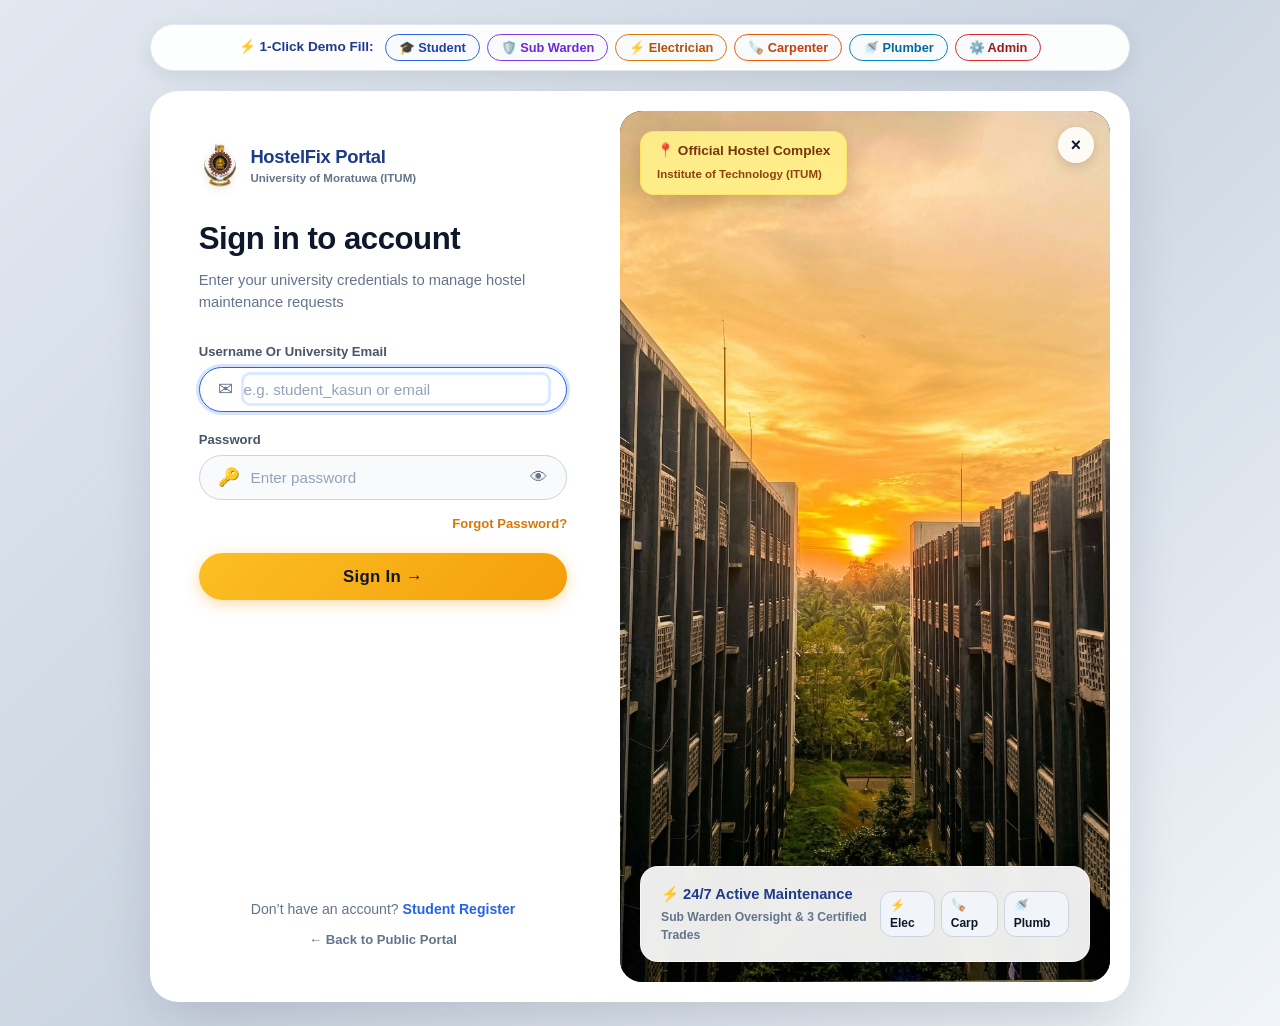
<file: frontend/login.html>
<!DOCTYPE html>
<html lang="en">
<head>
    <meta charset="UTF-8">
    <meta name="viewport" content="width=device-width, initial-scale=1.0">
    <title>Login - Hostel Maintenance Request Management System</title>
    <link rel="stylesheet" href="css/style.css">
    <style>
        * {
            box-sizing: border-box;
            margin: 0;
            padding: 0;
            font-family: Arial, -apple-system, BlinkMacSystemFont, "Segoe UI", Roboto, sans-serif;
        }

        body {
            min-height: 100vh;
            background: linear-gradient(135deg, #e2e8f0 0%, #cbd5e1 50%, #f1f5f9 100%);
            display: flex;
            flex-direction: column;
            justify-content: center;
            align-items: center;
            padding: 1.5rem 1rem;
        }

        /* 1-Click Fast Demo Fill Bar */
        .demo-bar-top {
            background: rgba(255, 255, 255, 0.95);
            padding: 0.55rem 1.25rem;
            border-radius: 50px;
            box-shadow: 0 6px 20px rgba(0, 0, 0, 0.08);
            margin-bottom: 1.25rem;
            display: flex;
            align-items: center;
            gap: 0.45rem;
            flex-wrap: wrap;
            justify-content: center;
            max-width: 980px;
            width: 100%;
            z-index: 20;
            border: 1px solid #e2e8f0;
        }
        .demo-bar-top span {
            font-size: 0.85rem;
            font-weight: 800;
            color: #1e3a8a;
            margin-right: 0.25rem;
        }
        .demo-pill-btn {
            background: #f8fafc;
            border: 1.5px solid #cbd5e1;
            padding: 0.32rem 0.8rem;
            border-radius: 20px;
            font-size: 0.8rem;
            font-weight: 700;
            color: #1e293b;
            cursor: pointer;
            transition: all 0.2s ease;
        }
        .demo-pill-btn:hover {
            transform: translateY(-1px);
            box-shadow: 0 4px 10px rgba(0, 0, 0, 0.1);
        }

        /* Main Master Split Card Container (Per Reference Image) */
        .login-master-card {
            width: 100%;
            max-width: 980px;
            min-height: 580px;
            background: #ffffff;
            border-radius: 28px;
            box-shadow: 0 25px 60px -15px rgba(15, 23, 42, 0.18);
            display: grid;
            grid-template-columns: 1fr 1.15fr;
            padding: 1.25rem;
            gap: 1.5rem;
            position: relative;
            box-sizing: border-box;
        }

        @media (max-width: 860px) {
            .login-master-card {
                grid-template-columns: 1fr;
                padding: 1.2rem;
            }
            .right-image-panel {
                min-height: 280px !important;
                order: -1;
            }
        }

        /* LEFT COLUMN: Clean Form Area */
        .left-form-panel {
            padding: 2rem 1.8rem;
            display: flex;
            flex-direction: column;
            justify-content: space-between;
        }

        .brand-badge {
            display: flex;
            align-items: center;
            gap: 0.6rem;
            margin-bottom: 1.8rem;
        }
        .brand-logo-img {
            width: 42px;
            height: auto;
            filter: drop-shadow(0 2px 4px rgba(0,0,0,0.15));
        }
        .brand-text-name {
            font-size: 1.15rem;
            font-weight: 800;
            color: #1e3a8a;
            letter-spacing: -0.3px;
        }

        .form-heading-wrap h2 {
            font-size: 1.95rem;
            font-weight: 800;
            color: #0f172a;
            margin-bottom: 0.35rem;
            letter-spacing: -0.5px;
        }
        .form-heading-wrap p {
            color: #64748b;
            font-size: 0.92rem;
            margin-bottom: 1.8rem;
        }

        /* Input Pill Fields */
        .input-group-pill {
            margin-bottom: 1.15rem;
            position: relative;
        }
        .input-group-pill label {
            display: block;
            font-size: 0.82rem;
            font-weight: 700;
            color: #475569;
            margin-bottom: 0.35rem;
            text-transform: capitalize;
        }
        .pill-field-box {
            position: relative;
            display: flex;
            align-items: center;
            background: #f8fafc;
            border: 1.5px solid #cbd5e1;
            border-radius: 50px;
            padding: 0.45rem 1.15rem;
            transition: all 0.2s ease;
        }
        .pill-field-box:focus-within {
            border-color: #2563eb;
            background: #ffffff;
            box-shadow: 0 0 0 3px rgba(37, 99, 235, 0.18);
        }
        .pill-field-box .pill-icon {
            font-size: 1.1rem;
            color: #64748b;
            margin-right: 0.65rem;
            user-select: none;
        }
        .pill-field-box input {
            border: none;
            background: transparent;
            outline: none;
            width: 100%;
            font-size: 0.95rem;
            font-weight: 600;
            color: #0f172a;
            padding: 0.35rem 0;
        }
        .pill-field-box input::placeholder {
            color: #94a3b8;
            font-weight: 500;
        }
        .eye-toggle-btn {
            font-size: 1.1rem;
            cursor: pointer;
            color: #64748b;
            user-select: none;
            margin-left: 0.5rem;
        }

        .forgot-pass-row {
            display: flex;
            justify-content: flex-end;
            margin: -0.3rem 0 1.25rem;
        }
        .forgot-pass-row a {
            color: #d97706;
            font-size: 0.82rem;
            font-weight: 700;
            text-decoration: none;
        }
        .forgot-pass-row a:hover {
            text-decoration: underline;
        }

        /* Submit Button (Amber Gold like sample reference) */
        .btn-submit-login {
            background: linear-gradient(135deg, #fbbf24 0%, #f59e0b 100%);
            color: #0f172a;
            border: none;
            border-radius: 50px;
            padding: 0.85rem 1.5rem;
            font-size: 1.05rem;
            font-weight: 800;
            width: 100%;
            cursor: pointer;
            box-shadow: 0 4px 15px rgba(245, 158, 11, 0.35);
            transition: all 0.2s ease;
            letter-spacing: 0.3px;
        }
        .btn-submit-login:hover {
            background: linear-gradient(135deg, #f59e0b 0%, #d97706 100%);
            color: #ffffff;
            transform: translateY(-2px);
            box-shadow: 0 6px 20px rgba(245, 158, 11, 0.45);
        }

        .alert-notify {
            display: none;
            padding: 0.65rem 1rem;
            border-radius: 10px;
            font-size: 0.85rem;
            font-weight: 700;
            margin-bottom: 1rem;
        }

        .form-footer-line {
            margin-top: 1.5rem;
            text-align: center;
            font-size: 0.88rem;
            color: #64748b;
        }
        .form-footer-line a {
            color: #2563eb;
            font-weight: 800;
            text-decoration: none;
        }
        .form-footer-line a:hover {
            text-decoration: underline;
        }

        /* RIGHT COLUMN: Image Panel with Floating Glass Widgets (Per Sample Image) */
        .right-image-panel {
            position: relative;
            border-radius: 22px;
            overflow: hidden;
            background: #0f172a;
            min-height: 520px;
            box-shadow: inset 0 0 20px rgba(0,0,0,0.25);
        }
        .hostel-hero-img {
            width: 100%;
            height: 100%;
            object-fit: cover;
            display: block;
            transition: transform 0.5s ease;
        }
        .right-image-panel:hover .hostel-hero-img {
            transform: scale(1.02);
        }

        /* Close pill at top right */
        .close-top-pill {
            position: absolute;
            top: 1rem;
            right: 1rem;
            background: rgba(255, 255, 255, 0.9);
            backdrop-filter: blur(8px);
            width: 36px;
            height: 36px;
            border-radius: 50%;
            display: flex;
            align-items: center;
            justify-content: center;
            text-decoration: none;
            color: #0f172a;
            font-size: 1.1rem;
            font-weight: 700;
            box-shadow: 0 4px 12px rgba(0,0,0,0.15);
            transition: all 0.2s;
            z-index: 10;
        }
        .close-top-pill:hover {
            background: #ffffff;
            transform: scale(1.1);
        }

        /* Floating Widgets over Image (Matching reference sample design) */
        .floating-widget-top {
            position: absolute;
            top: 1.25rem;
            left: 1.25rem;
            background: rgba(254, 240, 138, 0.95);
            backdrop-filter: blur(8px);
            border: 1px solid rgba(253, 224, 71, 0.6);
            padding: 0.55rem 1rem;
            border-radius: 14px;
            box-shadow: 0 8px 25px rgba(0,0,0,0.18);
            z-index: 5;
            max-width: 250px;
        }
        .floating-widget-top strong {
            display: block;
            font-size: 0.85rem;
            color: #78350f;
        }
        .floating-widget-top span {
            font-size: 0.72rem;
            color: #92400e;
            font-weight: 600;
        }

        .floating-widget-bottom {
            position: absolute;
            bottom: 1.25rem;
            left: 1.25rem;
            right: 1.25rem;
            background: rgba(255, 255, 255, 0.92);
            backdrop-filter: blur(10px);
            border: 1px solid rgba(255, 255, 255, 0.6);
            padding: 1rem 1.25rem;
            border-radius: 18px;
            box-shadow: 0 15px 35px rgba(0,0,0,0.25);
            z-index: 5;
            display: flex;
            justify-content: space-between;
            align-items: center;
        }
        .widget-title-box h4 {
            font-size: 0.92rem;
            color: #1e3a8a;
            font-weight: 800;
            margin-bottom: 0.2rem;
        }
        .widget-title-box p {
            font-size: 0.76rem;
            color: #64748b;
            margin: 0;
            font-weight: 600;
        }
        .trades-avatar-row {
            display: flex;
            gap: 0.35rem;
        }
        .trade-icon-pill {
            background: #f1f5f9;
            border: 1px solid #cbd5e1;
            padding: 0.25rem 0.55rem;
            border-radius: 12px;
            font-size: 0.75rem;
            font-weight: 700;
            color: #0f172a;
            display: flex;
            align-items: center;
            gap: 0.2rem;
        }
    </style>
</head>
<body>

    <!-- ⚡ 1-Click Fast Demo Fill Bar for Viva & Examiner Demonstration -->
    <div class="demo-bar-top">
        <span>⚡ 1-Click Demo Fill:</span>
        <button type="button" class="demo-pill-btn" style="border-color: #2563eb; color: #1e40af;" onclick="quickFill('student_kasun', 'password123')">🎓 Student</button>
        <button type="button" class="demo-pill-btn" style="border-color: #7c3aed; color: #6d28d9;" onclick="quickFill('subwarden', 'password123')">🛡️ Sub Warden</button>
        <button type="button" class="demo-pill-btn" style="border-color: #d97706; color: #b45309;" onclick="quickFill('electrician_kamal', 'password123')">⚡ Electrician</button>
        <button type="button" class="demo-pill-btn" style="border-color: #ea580c; color: #c2410c;" onclick="quickFill('carpenter_nimal', 'password123')">🪚 Carpenter</button>
        <button type="button" class="demo-pill-btn" style="border-color: #0284c7; color: #0369a1;" onclick="quickFill('plumber_saman', 'password123')">🚿 Plumber</button>
        <button type="button" class="demo-pill-btn" style="border-color: #dc2626; color: #991b1b;" onclick="quickFill('admin', 'password123')">⚙️ Admin</button>
    </div>

    <!-- Master Split Card (Sample Image Reference) -->
    <div class="login-master-card">
        
        <!-- LEFT COLUMN: Form Area -->
        <div class="left-form-panel">
            <div>
                <!-- Brand Header -->
                <div class="brand-badge">
                    <img src="images/uom_logo.png" alt="University Crest" class="brand-logo-img">
                    <div>
                        <div class="brand-text-name">HostelFix Portal</div>
                        <div style="font-size: 0.72rem; color: #64748b; font-weight: 600;">University of Moratuwa (ITUM)</div>
                    </div>
                </div>

                <div class="form-heading-wrap">
                    <h2>Sign in to account</h2>
                    <p>Enter your university credentials to manage hostel maintenance requests</p>
                </div>

                <div id="alert-box" class="alert-notify"></div>

                <form id="login-form">
                    <!-- Username / Email Field -->
                    <div class="input-group-pill">
                        <label for="username">Username or University Email</label>
                        <div class="pill-field-box">
                            <span class="pill-icon">✉</span>
                            <input type="text" id="username" placeholder="e.g. student_kasun or email" required autofocus>
                        </div>
                    </div>

                    <!-- Password Field with Eye Toggle -->
                    <div class="input-group-pill">
                        <label for="password">Password</label>
                        <div class="pill-field-box">
                            <span class="pill-icon">🔑</span>
                            <input type="password" id="password" placeholder="Enter password" required>
                            <span class="eye-toggle-btn" id="eyeBtn" onclick="togglePass()" title="Toggle visibility">👁</span>
                        </div>
                    </div>

                    <!-- Forgot Password Link -->
                    <div class="forgot-pass-row">
                        <a href="javascript:void(0)" onclick="alert('Default demo passwords for all accounts: password123 or 123')">
                            Forgot Password?
                        </a>
                    </div>

                    <!-- Submit Button (Amber Gold per sample reference) -->
                    <button type="submit" class="btn-submit-login">
                        Sign In &rarr;
                    </button>
                </form>
            </div>

            <div class="form-footer-line">
                Don’t have an account? <a href="register.html">Student Register</a>
                <div style="margin-top: 0.5rem;">
                    <a href="index.html" style="color: #64748b; font-size: 0.82rem; font-weight: 600;">&larr; Back to Public Portal</a>
                </div>
            </div>
        </div>

        <!-- RIGHT COLUMN: Image Panel with Floating Widgets (Sample Image Design) -->
        <div class="right-image-panel">
            <a href="index.html" class="close-top-pill" title="Back to home">&times;</a>
            <img src="images/hostel_building.jpg" alt="University Hostel Residential Complex" class="hostel-hero-img">

            <!-- Floating Top Card (Reference Style) -->
            <div class="floating-widget-top">
                <strong>📍 Official Hostel Complex</strong>
                <span>Institute of Technology (ITUM)</span>
            </div>

            <!-- Floating Bottom Card (Reference Style) -->
            <div class="floating-widget-bottom">
                <div class="widget-title-box">
                    <h4>⚡ 24/7 Active Maintenance</h4>
                    <p>Sub Warden Oversight &amp; 3 Certified Trades</p>
                </div>
                <div class="trades-avatar-row">
                    <span class="trade-icon-pill" title="Electrician">⚡ Elec</span>
                    <span class="trade-icon-pill" title="Carpenter">🪚 Carp</span>
                    <span class="trade-icon-pill" title="Plumber">🚿 Plumb</span>
                </div>
            </div>
        </div>

    </div>

    <script src="js/api.js"></script>
    <script>
        function quickFill(user, pass) {
            document.getElementById('username').value = user;
            document.getElementById('password').value = pass;
        }

        function togglePass() {
            const pass = document.getElementById('password');
            const eye = document.getElementById('eyeBtn');
            if (pass.type === 'password') {
                pass.type = 'text';
                eye.style.opacity = '0.5';
            } else {
                pass.type = 'password';
                eye.style.opacity = '1.0';
            }
        }

        document.getElementById('login-form').addEventListener('submit', async function(e) {
            e.preventDefault();
            const u = document.getElementById('username').value.trim();
            const p = document.getElementById('password').value.trim();
            const box = document.getElementById('alert-box');

            box.style.display = 'block';
            box.style.background = '#eff6ff';
            box.style.color = '#1e40af';
            box.style.border = '1px solid #bfdbfe';
            box.innerText = 'Verifying credentials...';

            try {
                const res = await Api.login(u, p);
                if (res && res.success) {
                    box.style.background = '#ecfdf5';
                    box.style.color = '#065f46';
                    box.style.border = '1px solid #a7f3d0';
                    box.innerText = `✅ Welcome back, ${res.user.full_name}! Redirecting...`;

                    setTimeout(function() {
                        const role = res.user.role;
                        if (role === 'student') window.location.href = 'student-dashboard.html';
                        else if (role === 'warden') window.location.href = 'warden-dashboard.html';
                        else if (role === 'worker') window.location.href = 'worker-dashboard.html';
                        else if (role === 'admin') window.location.href = 'admin-dashboard.html';
                        else window.location.href = 'index.html';
                    }, 400);
                } else {
                    box.style.background = '#fef2f2';
                    box.style.color = '#991b1b';
                    box.style.border = '1px solid #fecaca';
                    box.innerText = (res && res.message) ? res.message : 'Invalid username or password.';
                }
            } catch (err) {
                console.error(err);
                box.style.background = '#fef2f2';
                box.style.color = '#991b1b';
                box.innerText = 'Sign in error occurred. Please try again.';
            }
        });
    </script>
</body>
</html>
</file>
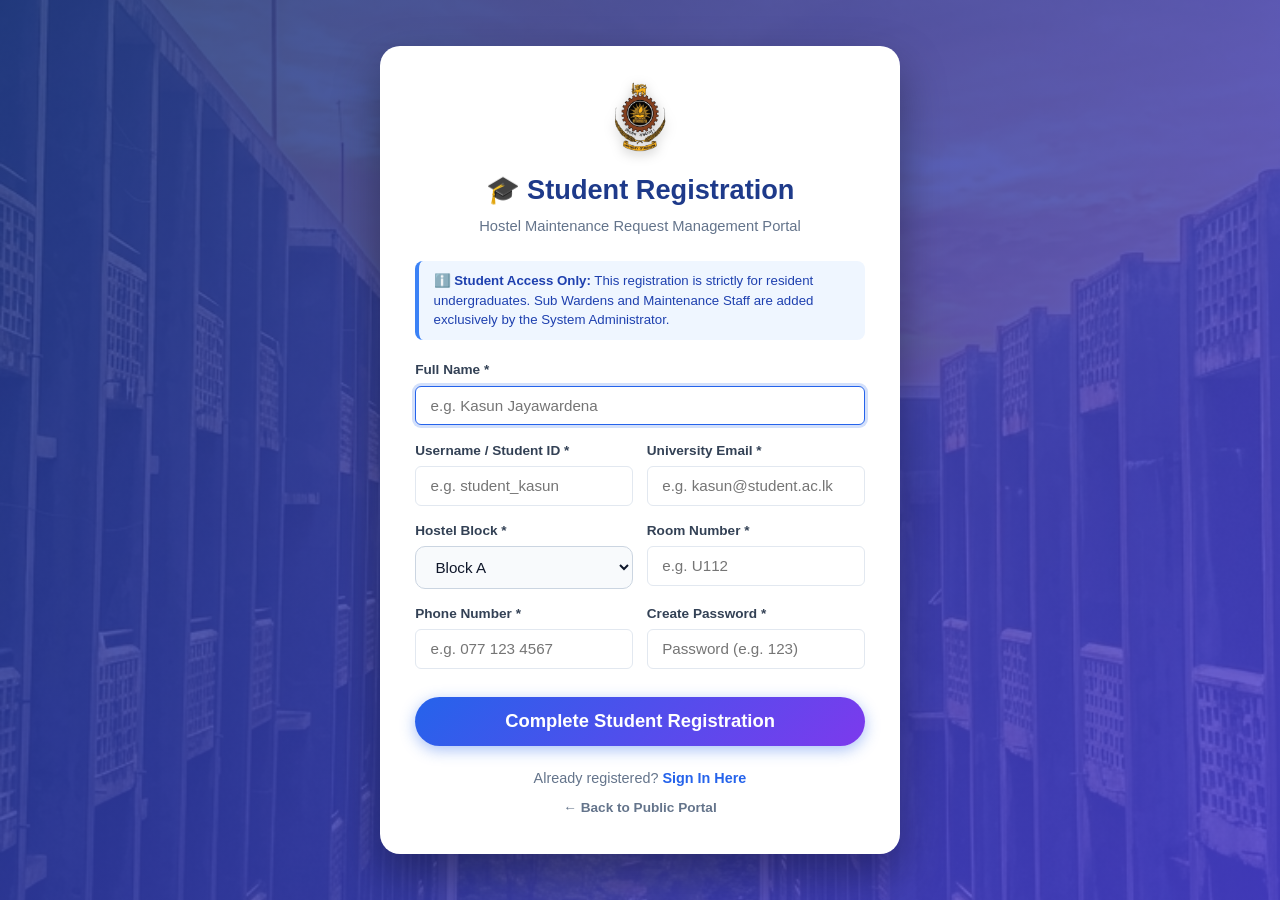
<file: frontend/register.html>
<!DOCTYPE html>
<html lang="en">
<head>
    <meta charset="UTF-8">
    <meta name="viewport" content="width=device-width, initial-scale=1.0">
    <title>Student Registration - Hostel Maintenance System</title>
    <link rel="stylesheet" href="css/style.css">
    <style>
        body {
            margin: 0;
            padding: 2rem 1rem;
            min-height: 100vh;
            background: linear-gradient(135deg, rgba(30, 58, 138, 0.85), rgba(79, 70, 229, 0.8)), url('images/hostel_building.jpg') no-repeat center center fixed;
            background-size: cover;
            display: flex;
            flex-direction: column;
            justify-content: center;
            align-items: center;
            font-family: Arial, -apple-system, BlinkMacSystemFont, "Segoe UI", Roboto, sans-serif;
        }

        .reg-container {
            width: 100%;
            max-width: 520px;
            background: #ffffff;
            border-radius: 20px;
            box-shadow: 0 20px 45px rgba(0, 0, 0, 0.35);
            padding: 2.2rem 2.2rem;
            box-sizing: border-box;
            position: relative;
            z-index: 10;
        }

        .reg-header {
            text-align: center;
            margin-bottom: 1.5rem;
        }

        .reg-logo {
            width: 68px;
            height: auto;
            margin-bottom: 0.6rem;
            filter: drop-shadow(0 3px 6px rgba(0,0,0,0.25));
        }

        .reg-title {
            color: #1e3a8a;
            font-size: 1.7rem;
            font-weight: 800;
            margin: 0;
        }

        .reg-subtitle {
            color: #64748b;
            font-size: 0.92rem;
            margin-top: 0.25rem;
        }

        /* Role restriction pill alert */
        .student-only-badge {
            background: #eff6ff;
            border-left: 4px solid #3b82f6;
            padding: 0.65rem 0.9rem;
            border-radius: 8px;
            margin-bottom: 1.3rem;
            font-size: 0.83rem;
            color: #1e40af;
            line-height: 1.45;
        }

        .form-grid-2 {
            display: grid;
            grid-template-columns: 1fr 1fr;
            gap: 0.85rem;
        }
        @media (max-width: 480px) {
            .form-grid-2 { grid-template-columns: 1fr; }
        }

        .form-group {
            margin-bottom: 0.95rem;
        }

        .form-group label {
            display: block;
            font-size: 0.85rem;
            font-weight: 700;
            color: #334155;
            margin-bottom: 0.3rem;
        }

        .form-control {
            width: 100%;
            padding: 0.68rem 0.95rem;
            border: 1.5px solid #cbd5e1;
            border-radius: 10px;
            font-size: 0.95rem;
            box-sizing: border-box;
            background: #f8fafc;
            transition: all 0.2s ease;
        }

        .form-control:focus {
            outline: none;
            border-color: #2563eb;
            background: #ffffff;
            box-shadow: 0 0 0 3px rgba(37, 99, 235, 0.2);
        }

        .btn-register-submit {
            background: linear-gradient(135deg, #2563eb, #7c3aed);
            color: #ffffff;
            border: none;
            border-radius: 50px;
            padding: 0.85rem;
            font-size: 1.15rem;
            font-weight: 700;
            width: 100%;
            cursor: pointer;
            box-shadow: 0 4px 15px rgba(37, 99, 235, 0.4);
            margin-top: 0.8rem;
            transition: all 0.2s;
        }

        .btn-register-submit:hover {
            transform: translateY(-2px);
            box-shadow: 0 6px 20px rgba(37, 99, 235, 0.5);
            background: linear-gradient(135deg, #1d4ed8, #6d28d9);
        }

        .alert-box {
            display: none;
            padding: 0.75rem 1rem;
            border-radius: 10px;
            margin-bottom: 1.1rem;
            font-size: 0.9rem;
            font-weight: 700;
            box-sizing: border-box;
        }

        .reg-footer {
            text-align: center;
            margin-top: 1.4rem;
            font-size: 0.9rem;
            color: #64748b;
        }
        .reg-footer a {
            color: #2563eb;
            font-weight: 700;
            text-decoration: none;
        }
        .reg-footer a:hover {
            text-decoration: underline;
        }
    </style>
</head>
<body>

    <div class="reg-container">
        <div class="reg-header">
            <img src="images/uom_logo.png" alt="University Crest" class="reg-logo">
            <h1 class="reg-title">🎓 Student Registration</h1>
            <p class="reg-subtitle">Hostel Maintenance Request Management Portal</p>
        </div>

        <div class="student-only-badge">
            <strong>ℹ️ Student Access Only:</strong> This registration is strictly for resident undergraduates. Sub Wardens and Maintenance Staff are added exclusively by the System Administrator.
        </div>

        <div id="alert-box" class="alert-box"></div>

        <form id="student-reg-form">
            <div class="form-group">
                <label for="fullname">Full Name *</label>
                <input type="text" id="fullname" class="form-control" placeholder="e.g. Kasun Jayawardena" required autofocus>
            </div>

            <div class="form-grid-2">
                <div class="form-group">
                    <label for="username">Username / Student ID *</label>
                    <input type="text" id="username" class="form-control" placeholder="e.g. student_kasun" required>
                </div>

                <div class="form-group">
                    <label for="email">University Email *</label>
                    <input type="email" id="email" class="form-control" placeholder="e.g. kasun@student.ac.lk" required>
                </div>
            </div>

            <div class="form-grid-2">
                <div class="form-group">
                    <label for="hostel_block">Hostel Block *</label>
                    <select id="hostel_block" class="form-control" required>
                        <option value="Block A">Block A </option>
                        <option value="Block B">Block B </option>
                        <option value="Block C">Block C </option>
                        <option value="Block D">Block D </option>
                        <option value="Block E">Block E </option>
                        <option value="Block F">Block F </option>
                        <option value="Block G">Block G </option>
                        <option value="Block H">Block H </option>
                    </select>
                </div>

                <div class="form-group">
                    <label for="room_number">Room Number *</label>
                    <input type="text" id="room_number" class="form-control" placeholder="e.g. U112" required>
                </div>
            </div>

            <div class="form-grid-2">
                <div class="form-group">
                    <label for="phone">Phone Number *</label>
                    <input type="text" id="phone" class="form-control" placeholder="e.g. 077 123 4567" required>
                </div>

                <div class="form-group">
                    <label for="password">Create Password *</label>
                    <input type="password" id="password" class="form-control" placeholder="Password (e.g. 123)" required>
                </div>
            </div>

            <button type="submit" class="btn-register-submit">
                Complete Student Registration
            </button>
        </form>

        <div class="reg-footer">
            Already registered? <a href="login.html">Sign In Here</a>
            <br>
            <a href="index.html" style="display: inline-block; margin-top: 0.5rem; color: #64748b; font-size: 0.85rem;">&larr; Back to Public Portal</a>
        </div>
    </div>

    <script src="js/api.js"></script>
    <script>
        function showAlert(msg, isSuccess = false) {
            const box = document.getElementById('alert-box');
            box.style.display = 'block';
            box.innerText = msg;
            box.style.background = isSuccess ? '#ecfdf5' : '#fef2f2';
            box.style.color = isSuccess ? '#065f46' : '#991b1b';
            box.style.border = isSuccess ? '1.5px solid #a7f3d0' : '1.5px solid #fecaca';
        }

        document.getElementById('student-reg-form').addEventListener('submit', async function(e) {
            e.preventDefault();

            const fullName = document.getElementById('fullname').value.trim();
            const username = document.getElementById('username').value.trim();
            const email = document.getElementById('email').value.trim();
            const hostelBlock = document.getElementById('hostel_block').value;
            const roomNumber = document.getElementById('room_number').value.trim();
            const phone = document.getElementById('phone').value.trim();
            const password = document.getElementById('password').value.trim();

            const res = await Api.register({
                fullName: fullName,
                username: username,
                email: email,
                hostelBlock: hostelBlock,
                roomNumber: roomNumber,
                phone: phone,
                password: password
            });

            if (res && res.success) {
                showAlert(`🎉 Registration Successful! Welcome ${fullName}. Redirecting to login...`, true);
                setTimeout(function() {
                    window.location.href = 'login.html';
                }, 1200);
            } else {
                showAlert((res && res.message) ? res.message : 'Registration failed. Please check your details.');
            }
        });
    </script>
</body>
</html>
</file>
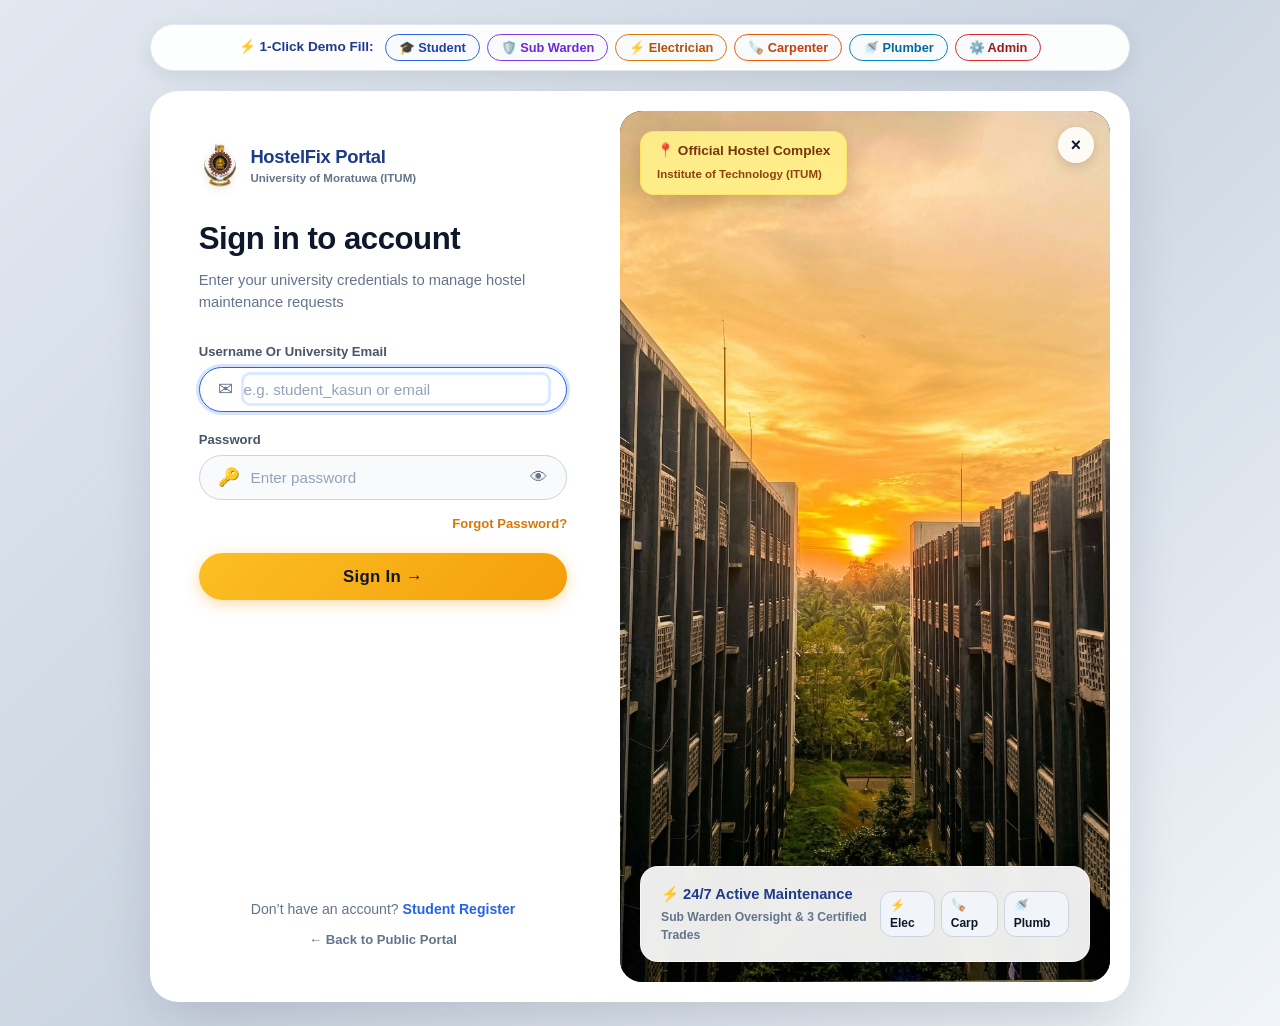
<file: frontend/student-dashboard.html>
<!DOCTYPE html>
<html lang="en">
<head>
    <meta charset="UTF-8">
    <meta name="viewport" content="width=device-width, initial-scale=1.0">
    <title>Student Dashboard - Hostel Maintenance System</title>
    <link rel="stylesheet" href="css/style.css">
</head>
<body>

    <!-- Navbar -->
    <nav class="navbar">
        <a href="student-dashboard.html" class="brand" style="display: flex; align-items: center;">
            <img src="images/uom_logo.png" alt="Logo" style="width: 32px; height: auto; margin-right: 8px;">
            <span>HostelFix | Student Portal</span>
        </a>
        <div style="display: flex; align-items: center; gap: 0.75rem;">
            <div class="user-badge">
                <span id="user-display-name">Loading...</span>
                <span class="role-tag student">Student</span>
            </div>
            <button class="btn btn-secondary btn-sm" onclick="openProfileModal()" style="border-radius: 20px; font-weight: 700; background: #eff6ff; color: #1e40af; border-color: #bfdbfe;">
                👤 Edit Profile
            </button>
            <button class="btn btn-secondary btn-sm" onclick="Api.logout()">Logout</button>
        </div>
    </nav>

    <div class="container">
        <!-- Header -->
        <div class="dashboard-header">
            <div>
                <h1>Student Maintenance Dashboard</h1>
                <p>Report hostel issues, upload photos, and track repair schedules</p>
            </div>
            <button class="btn btn-primary" onclick="scrollToForm()">
                + Submit New Request
            </button>
        </div>

        <!-- Student Statistics -->
        <div class="stats-grid">
            <div class="stat-card">
                <div class="stat-info">
                    <h3 id="stat-total">0</h3>
                    <span>Total Submitted</span>
                </div>
                <div class="stat-icon blue">📝</div>
            </div>
            <div class="stat-card">
                <div class="stat-info">
                    <h3 id="stat-pending">0</h3>
                    <span>Pending / Under Review</span>
                </div>
                <div class="stat-icon yellow">⏳</div>
            </div>
            <div class="stat-card">
                <div class="stat-info">
                    <h3 id="stat-scheduled">0</h3>
                    <span>Assigned &amp; Scheduled</span>
                </div>
                <div class="stat-icon purple">📅</div>
            </div>
            <div class="stat-card">
                <div class="stat-info">
                    <h3 id="stat-completed">0</h3>
                    <span>Completed</span>
                </div>
                <div class="stat-icon green">✅</div>
            </div>
        </div>

        <!-- Form: Submit Maintenance Request -->
        <div class="card" id="request-form-card">
            <div class="card-header">
                <h2>🛠️ Submit New Maintenance Request</h2>
            </div>
            <div class="card-body">
                <div id="form-alert" style="display:none; padding: 0.75rem 1rem; border-radius: var(--radius-sm); margin-bottom: 1rem;"></div>

                <form id="submit-request-form">
                    <div class="form-grid">
                        <div class="form-group">
                            <label for="category">Problem Category *</label>
                            <select id="category" required>
                                <option value="electrical">⚡ Electrical (Fan, Light, Switch, Socket)</option>
                                <option value="carpentry">🪚 Carpentry (Door, Window, Bed, Lock)</option>
                                <option value="plumbing">🚿 Plumbing (Tap, Pipe Leak, Basin, Flush)</option>
                                <option value="furniture">🪑 Furniture &amp; Study Table</option>
                                <option value="masonry">🧱 Masonry / Wall / Tile</option>
                                <option value="other">🔧 Other Repair</option>
                            </select>
                        </div>

                        <div class="form-group">
                            <label for="priority">Priority Level *</label>
                            <select id="priority">
                                <option value="low">🟢 Low (Minor annoyance)</option>
                                <option value="medium" selected>🟡 Medium (Standard issue)</option>
                                <option value="high">🟠 High (Impacting daily living)</option>
                                <option value="emergency">🔴 Emergency (Hazardous spark / Flood)</option>
                            </select>
                        </div>

                        <div class="form-group full-width">
                            <label for="title">Problem Title / Summary *</label>
                            <input type="text" id="title" placeholder="e.g. Ceiling fan rotating slowly and making noise" required>
                        </div>

                        <div class="form-group full-width">
                            <label for="description">Detailed Description of Problem *</label>
                            <textarea id="description" placeholder="Please describe what happened, when it started, and exact room details..." required></textarea>
                        </div>

                        <div class="form-group">
                            <label for="location">Location / Room Number *</label>
                            <input type="text" id="location" placeholder="e.g. Block A, 2nd Floor, Room 204" required>
                        </div>

                        <div class="form-group">
                            <label for="photo">Upload Photo of Damage (Optional)</label>
                            <input type="file" id="photo" accept="image/*" onchange="previewImage(this)">
                            <img id="image-preview" class="image-preview" alt="Preview">
                        </div>
                    </div>

                    <div style="text-align: right; margin-top: 1rem;">
                        <button type="submit" class="btn btn-primary" style="padding: 0.75rem 2rem;">
                            🚀 Submit Request
                        </button>
                    </div>
                </form>
            </div>
        </div>

        <!-- Request Tracking Table -->
        <div class="card">
            <div class="card-header">
                <h2>📋 My Maintenance Requests &amp; Live Status</h2>
            </div>
            <div class="card-body">
                <div class="table-responsive">
                    <table>
                        <thead>
                            <tr>
                                <th>Code</th>
                                <th>Category</th>
                                <th>Problem Title</th>
                                <th>Location</th>
                                <th>Status (Lifecycle)</th>
                                <th>Scheduled Date &amp; Time</th>
                                <th>Assigned Worker</th>
                                <th>Actions</th>
                            </tr>
                        </thead>
                        <tbody id="student-requests-body">
                            <tr><td colspan="8" style="text-align:center; padding: 2rem;">Loading requests...</td></tr>
                        </tbody>
                    </table>
                </div>
            </div>
        </div>
    </div>

    <!-- View Schedule & Details Modal -->
    <div id="details-modal" class="modal-overlay">
        <div class="modal-content">
            <div class="modal-header">
                <h3 id="modal-title">Request Details</h3>
                <button class="modal-close" onclick="closeModal()">&times;</button>
            </div>
            <div class="modal-body" id="modal-body"></div>
            <div class="modal-footer">
                <button class="btn btn-secondary" onclick="closeModal()">Close</button>
            </div>
        </div>
    </div>

    <!-- Edit Student Profile Modal -->
    <div id="profile-modal" class="modal-overlay">
        <div class="modal-content">
            <div class="modal-header" style="background: linear-gradient(135deg, #2563eb, #7c3aed); color: white;">
                <h3 style="margin: 0; color: white;">👤 Edit Student Profile</h3>
                <button class="modal-close" style="color: white;" onclick="closeProfileModal()">&times;</button>
            </div>
            <div class="modal-body">
                <div id="profile-alert" style="display: none; padding: 0.6rem 0.9rem; border-radius: 8px; margin-bottom: 1rem; font-size: 0.88rem; font-weight: 700;"></div>
                <form id="edit-profile-form" onsubmit="saveProfileChanges(event)">
                    <div class="form-group">
                        <label for="prof-fullname">Full Name *</label>
                        <input type="text" id="prof-fullname" class="form-control" required>
                    </div>
                    <div style="display: grid; grid-template-columns: 1fr 1fr; gap: 0.75rem;">
                        <div class="form-group">
                            <label for="prof-email">Email Address *</label>
                            <input type="email" id="prof-email" class="form-control" required>
                        </div>
                        <div class="form-group">
                            <label for="prof-phone">Phone Number *</label>
                            <input type="text" id="prof-phone" class="form-control" required>
                        </div>
                    </div>
                    <div style="display: grid; grid-template-columns: 1fr 1fr; gap: 0.75rem;">
                        <div class="form-group">
                            <label for="prof-block">Hostel Block *</label>
                            <select id="prof-block" class="form-control">
                        <option value="Block A">Block A </option>
                        <option value="Block B">Block B </option>
                        <option value="Block C">Block C </option>
                        <option value="Block D">Block D </option>
                        <option value="Block E">Block E </option>
                        <option value="Block F">Block F </option>
                        <option value="Block G">Block G </option>
                        <option value="Block H">Block H </option>
                            </select>
                        </div>
                        <div class="form-group">
                            <label for="prof-room">Room Number *</label>
                            <input type="text" id="prof-room" class="form-control" required>
                        </div>
                    </div>
                    <div class="form-group">
                        <label for="prof-password">Change Password (leave empty to keep current)</label>
                        <input type="password" id="prof-password" class="form-control" placeholder="••••••••">
                    </div>
                    <div style="display: flex; gap: 0.75rem; justify-content: flex-end; margin-top: 1.2rem;">
                        <button type="button" class="btn btn-secondary" onclick="closeProfileModal()">Cancel</button>
                        <button type="submit" class="btn btn-primary" style="background: linear-gradient(135deg, #2563eb, #7c3aed); border: none;">Save Changes</button>
                    </div>
                </form>
            </div>
        </div>
    </div>

    <!-- Star Rating Modal for Completed Requests -->
    <div id="rating-modal" class="modal-overlay">
        <div class="modal-content" style="max-width: 480px; text-align: center;">
            <div class="modal-header" style="background: linear-gradient(135deg, #f59e0b, #d97706); color: white;">
                <h3 style="margin: 0; color: white;">⭐ Rate Maintenance Service</h3>
                <button class="modal-close" style="color: white;" onclick="closeRatingModal()">&times;</button>
            </div>
            <div class="modal-body" style="padding: 1.5rem;">
                <p id="rating-req-info" style="font-weight: 700; color: #1e293b; margin-bottom: 0.5rem;"></p>
                <p style="font-size: 0.88rem; color: #64748b; margin-bottom: 1.2rem;">How satisfied are you with the repair work completed by the hostel maintenance staff?</p>
                
                <!-- 5 Stars Selector -->
                <div id="star-container" style="display: flex; justify-content: center; gap: 0.5rem; font-size: 2.2rem; cursor: pointer; margin-bottom: 1rem;">
                    <span class="star-btn" onclick="selectStar(1)" onmouseover="hoverStar(1)" onmouseout="resetStarHover()">★</span>
                    <span class="star-btn" onclick="selectStar(2)" onmouseover="hoverStar(2)" onmouseout="resetStarHover()">★</span>
                    <span class="star-btn" onclick="selectStar(3)" onmouseover="hoverStar(3)" onmouseout="resetStarHover()">★</span>
                    <span class="star-btn" onclick="selectStar(4)" onmouseover="hoverStar(4)" onmouseout="resetStarHover()">★</span>
                    <span class="star-btn" onclick="selectStar(5)" onmouseover="hoverStar(5)" onmouseout="resetStarHover()">★</span>
                </div>
                <div id="rating-label" style="font-weight: 800; color: #d97706; margin-bottom: 1rem;">5 - Excellent Service</div>

                <div class="form-group" style="text-align: left;">
                    <label for="rating-feedback" style="font-weight: 600; font-size: 0.88rem;">Feedback / Comments (Optional)</label>
                    <textarea id="rating-feedback" class="form-control" rows="3" placeholder="e.g. Technician arrived on time and fixed the switch cleanly. Good job!"></textarea>
                </div>
                
                <div style="display: flex; gap: 0.75rem; justify-content: flex-end; margin-top: 1rem;">
                    <button type="button" class="btn btn-secondary" onclick="closeRatingModal()">Cancel</button>
                    <button type="button" class="btn btn-primary" onclick="submitRating()" style="background: linear-gradient(135deg, #f59e0b, #d97706); border: none; font-weight: 700;">Submit Rating</button>
                </div>
            </div>
        </div>
    </div>

    <script src="js/api.js"></script>
    <script>
        const currentUser = Api.checkAuth(['student']);
        let studentRequests = [];

        if (currentUser) {
            document.getElementById('user-display-name').innerText = currentUser.full_name;
            if (currentUser.room_number) {
                document.getElementById('location').value = `${currentUser.hostel_block || 'Block A'}, ${currentUser.room_number}`;
            }
            loadRequests();
        }

        function scrollToForm() {
            document.getElementById('request-form-card').scrollIntoView({ behavior: 'smooth' });
        }

        function previewImage(input) {
            const preview = document.getElementById('image-preview');
            if (input.files && input.files[0]) {
                const reader = new FileReader();
                reader.onload = function(e) {
                    preview.src = e.target.result;
                    preview.style.display = 'block';
                }
                reader.readAsDataURL(input.files[0]);
            }
        }

        async function loadRequests() {
            studentRequests = await Api.getStudentRequests(currentUser.id);
            renderTable();
            updateStats();
        }

        function updateStats() {
            document.getElementById('stat-total').innerText = studentRequests.length;
            document.getElementById('stat-pending').innerText = studentRequests.filter(r => ['PENDING_REVIEW', 'UNDER_REVIEW'].includes(r.status)).length;
            document.getElementById('stat-scheduled').innerText = studentRequests.filter(r => ['ASSIGNED', 'SCHEDULED'].includes(r.status)).length;
            document.getElementById('stat-completed').innerText = studentRequests.filter(r => r.status === 'COMPLETED').length;
        }

        function renderTable() {
            const tbody = document.getElementById('student-requests-body');
            if (studentRequests.length === 0) {
                tbody.innerHTML = '<tr><td colspan="8" style="text-align:center; padding: 2rem; color: var(--text-muted);">No maintenance requests submitted yet. Use the form above to submit your first request!</td></tr>';
                return;
            }

            tbody.innerHTML = studentRequests.map(r => {
                const badgeClass = `badge-${r.status.toLowerCase()}`;
                const scheduleInfo = r.scheduled_date 
                    ? `<strong style="color: #0e7490;">📅 ${r.scheduled_date}</strong><br><small style="color: var(--text-muted);">${r.scheduled_time || 'Pending slot'}</small>` 
                    : '<span style="color: var(--text-muted);">Awaiting scheduling</span>';
                
                const workerInfo = r.worker_name 
                    ? `<span>${r.worker_name}</span><br><small class="role-tag worker">${r.worker_trade || 'Tech'}</small>` 
                    : '<span style="color: var(--text-muted);">Unassigned</span>';

                let rateAction = '';
                if (r.status === 'COMPLETED') {
                    if (r.rating) {
                        rateAction = `<div style="margin-top:0.35rem;"><span style="background:#fef3c7; color:#b45309; padding:0.15rem 0.55rem; border-radius:12px; font-weight:800; font-size:0.78rem; border:1px solid #fde68a;">⭐ ${r.rating}/5 Rated</span></div>`;
                    } else {
                        rateAction = `<div style="margin-top:0.35rem;"><button class="btn btn-sm" onclick="openRatingModal(${r.id})" style="background: linear-gradient(135deg, #fbbf24, #f59e0b); color: #0f172a; font-weight: 800; border-radius: 20px; padding: 0.2rem 0.65rem; font-size: 0.75rem;">⭐ Rate Service</button></div>`;
                    }
                }

                return `
                    <tr>
                        <td><strong>${r.request_code}</strong></td>
                        <td style="text-transform: capitalize;">${r.category}</td>
                        <td>
                            <strong>${r.title}</strong>
                            <div style="font-size:0.8rem; color: var(--text-muted);">${r.description.substring(0, 45)}...</div>
                        </td>
                        <td>${r.location}</td>
                        <td>
                            <span class="badge ${badgeClass}">${r.status.replace('_', ' ')}</span>
                            ${rateAction}
                        </td>
                        <td>${scheduleInfo}</td>
                        <td>${workerInfo}</td>
                        <td>
                            <button class="btn btn-secondary btn-sm" onclick="viewDetails(${r.id})">🔍 Details</button>
                        </td>
                    </tr>
                `;
            }).join('');
        }

        function viewDetails(reqId) {
            const req = studentRequests.find(r => r.id === reqId);
            if (!req) return;

            const modal = document.getElementById('details-modal');
            const body = document.getElementById('modal-body');
            document.getElementById('modal-title').innerText = `${req.request_code} - ${req.title}`;

            let scheduleNotice = '';
            if (req.status === 'SCHEDULED') {
                scheduleNotice = `
                    <div style="background: #ecfeff; border: 1px solid #a5f3fc; padding: 1rem; border-radius: var(--radius-sm); margin-bottom: 1rem;">
                        <h4 style="color: #0e7490; margin-bottom: 0.25rem;">📅 Repair Appointment Scheduled</h4>
                        <p style="font-size: 0.9rem;">The Sub Warden and Technician have booked your repair for:</p>
                        <p style="font-size: 1.1rem; font-weight: 700; color: #155e75; margin: 0.25rem 0;">Date: ${req.scheduled_date} | Time: ${req.scheduled_time}</p>
                        <p style="font-size: 0.85rem; color: var(--text-muted);">Assigned Technician: ${req.worker_name || 'Hostel Maintenance Staff'}</p>
                        ${req.worker_notes ? `<p style="font-size: 0.85rem; margin-top: 0.3rem;"><em>Technician Note: ${req.worker_notes}</em></p>` : ''}
                    </div>
                `;
            } else if (req.status === 'REJECTED') {
                scheduleNotice = `
                    <div style="background: var(--danger-light); border: 1px solid #fca5a5; padding: 1rem; border-radius: var(--radius-sm); margin-bottom: 1rem; color: #991b1b;">
                        <h4 style="margin-bottom: 0.25rem;">❌ Request Rejected by Sub Warden</h4>
                        <p style="font-size: 0.9rem;"><strong>Reason:</strong> ${req.rejection_reason || 'Does not comply with hostel maintenance policy.'}</p>
                    </div>
                `;
            }

            body.innerHTML = `
                ${scheduleNotice}
                <div style="margin-bottom: 1rem;">
                    <strong>Location:</strong> ${req.location}<br>
                    <strong>Priority:</strong> <span style="text-transform: capitalize;">${req.priority}</span><br>
                    <strong>Submitted:</strong> ${req.created_at || 'Recently'}<br>
                    <strong>Status:</strong> <span class="badge badge-${req.status.toLowerCase()}">${req.status}</span>
                </div>
                <div style="margin-bottom: 1rem;">
                    <strong>Description:</strong>
                    <p style="background: #f8fafc; padding: 0.75rem; border-radius: var(--radius-sm); margin-top: 0.3rem; font-size: 0.9rem;">${req.description}</p>
                </div>
                ${req.photo_path ? `
                    <div>
                        <strong>Attached Problem Photo:</strong><br>
                        <img src="${req.photo_path}" style="max-width: 100%; max-height: 220px; border-radius: var(--radius-sm); margin-top: 0.5rem; border: 1px solid var(--border);" alt="Damage photo">
                    </div>
                ` : '<p style="color: var(--text-muted); font-size: 0.85rem;">No photo attached.</p>'}
            `;
            modal.style.display = 'flex';
        }

        function closeModal() {
            document.getElementById('details-modal').style.display = 'none';
        }

        // Form submission handler
        document.getElementById('submit-request-form').addEventListener('submit', async function(e) {
            e.preventDefault();
            const alertBox = document.getElementById('form-alert');
            const preview = document.getElementById('image-preview');

            const payload = {
                student_id: currentUser.id,
                student_name: currentUser.full_name,
                category: document.getElementById('category').value,
                priority: document.getElementById('priority').value,
                title: document.getElementById('title').value.trim(),
                description: document.getElementById('description').value.trim(),
                location: document.getElementById('location').value.trim(),
                photo_preview: preview.src || null
            };

            const res = await Api.submitRequest(payload);
            if (res.success) {
                alertBox.style.display = 'block';
                alertBox.style.background = 'var(--success-light)';
                alertBox.style.color = '#065f46';
                alertBox.innerText = '✅ Maintenance request submitted successfully! Status is now PENDING_REVIEW.';
                document.getElementById('submit-request-form').reset();
                preview.style.display = 'none';
                loadRequests();
                setTimeout(() => alertBox.style.display = 'none', 4000);
            }
        });

        // ---------------------------------------------------------
        // Profile Modal Logic
        // ---------------------------------------------------------
        function openProfileModal() {
            const user = Api.getCurrentUser();
            if (!user) return;
            document.getElementById('prof-fullname').value = user.full_name || '';
            document.getElementById('prof-email').value = user.email || '';
            document.getElementById('prof-phone').value = user.phone || '';
            document.getElementById('prof-block').value = user.hostel_block || 'Block A';
            document.getElementById('prof-room').value = user.room_number || '';
            document.getElementById('prof-password').value = '';
            document.getElementById('profile-alert').style.display = 'none';
            document.getElementById('profile-modal').style.display = 'flex';
        }

        function closeProfileModal() {
            document.getElementById('profile-modal').style.display = 'none';
        }

        async function saveProfileChanges(e) {
            e.preventDefault();
            const user = Api.getCurrentUser();
            if (!user) return;

            const data = {
                fullName: document.getElementById('prof-fullname').value.trim(),
                email: document.getElementById('prof-email').value.trim(),
                phone: document.getElementById('prof-phone').value.trim(),
                hostelBlock: document.getElementById('prof-block').value,
                roomNumber: document.getElementById('prof-room').value.trim(),
                password: document.getElementById('prof-password').value.trim()
            };

            const res = await Api.updateProfile(user.id, data);
            const alertBox = document.getElementById('profile-alert');
            if (res && res.success) {
                alertBox.style.display = 'block';
                alertBox.style.background = '#ecfdf5';
                alertBox.style.color = '#065f46';
                alertBox.innerText = '✅ Profile updated successfully!';
                
                // Refresh on-screen elements
                document.getElementById('user-display-name').innerText = res.user.full_name;
                document.getElementById('location').value = `${res.user.hostel_block || 'Block A'}, ${res.user.room_number}`;
                
                setTimeout(() => closeProfileModal(), 900);
            } else {
                alertBox.style.display = 'block';
                alertBox.style.background = '#fef2f2';
                alertBox.style.color = '#991b1b';
                alertBox.innerText = res.message || 'Profile update failed.';
            }
        }

        // ---------------------------------------------------------
        // Star Rating Modal Functions (Requirement 5)
        // ---------------------------------------------------------
        let activeRatingReqId = null;
        let selectedStars = 5;
        const ratingLabels = {
            1: '1 - Poor Service',
            2: '2 - Fair',
            3: '3 - Good',
            4: '4 - Very Good',
            5: '5 - Excellent Service'
        };

        function openRatingModal(reqId) {
            const req = studentRequests.find(r => r.id === reqId);
            if (!req) return;
            activeRatingReqId = reqId;
            selectedStars = 5;
            document.getElementById('rating-req-info').innerText = `${req.request_code}: ${req.title} (${req.worker_name || 'Staff'})`;
            document.getElementById('rating-feedback').value = '';
            updateStarDisplay(5);
            document.getElementById('rating-modal').style.display = 'flex';
        }

        function closeRatingModal() {
            document.getElementById('rating-modal').style.display = 'none';
            activeRatingReqId = null;
        }

        function selectStar(count) {
            selectedStars = count;
            updateStarDisplay(count);
        }

        function hoverStar(count) {
            updateStarDisplay(count);
        }

        function resetStarHover() {
            updateStarDisplay(selectedStars);
        }

        function updateStarDisplay(count) {
            const stars = document.querySelectorAll('#star-container .star-btn');
            stars.forEach((s, idx) => {
                if (idx < count) {
                    s.style.color = '#f59e0b';
                } else {
                    s.style.color = '#cbd5e1';
                }
            });
            document.getElementById('rating-label').innerText = ratingLabels[count] || `${count} Stars`;
        }

        async function submitRating() {
            if (!activeRatingReqId) return;
            const feedback = document.getElementById('rating-feedback').value.trim();
            const res = await Api.rateRequest(activeRatingReqId, selectedStars, feedback);
            if (res && res.success) {
                closeRatingModal();
                await loadRequests();
                alert(`⭐ Thank you! Your rating of ${selectedStars} stars has been recorded and submitted to the staff.`);
            } else {
                alert(res.message || 'Failed to submit rating.');
            }
        }
    </script>
</body>
</html>
</file>
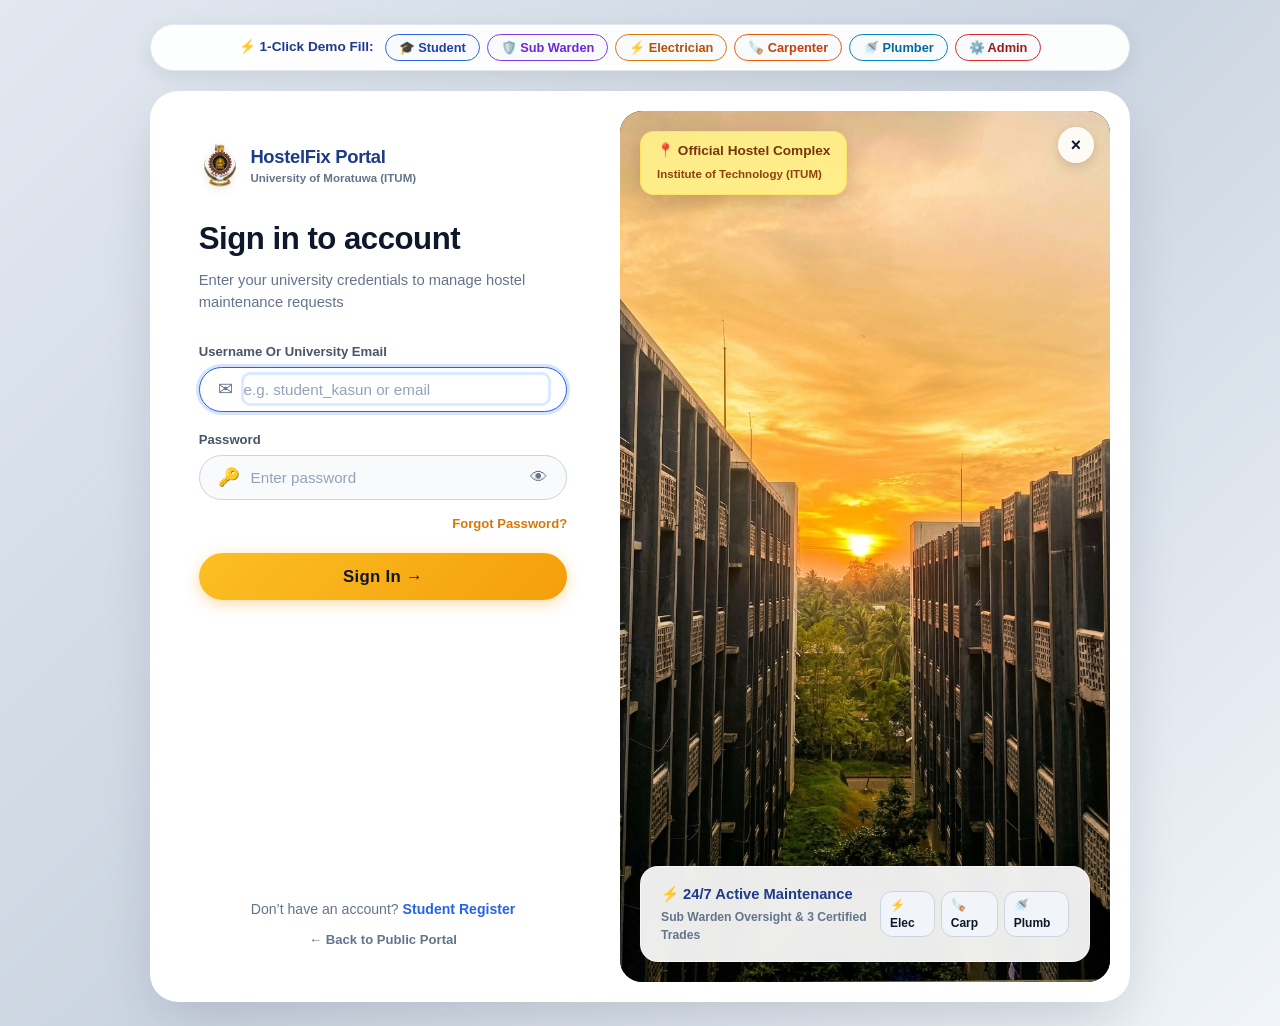
<file: frontend/warden-dashboard.html>
<!DOCTYPE html>
<html lang="en">
<head>
    <meta charset="UTF-8">
    <meta name="viewport" content="width=device-width, initial-scale=1.0">
    <title>Sub Warden Dashboard - Hostel Maintenance System</title>
    <link rel="stylesheet" href="css/style.css">
    <style>
        .nav-tab-bar {
            display: flex;
            gap: 0.75rem;
            margin-bottom: 1.5rem;
            border-bottom: 2px solid #e2e8f0;
            padding-bottom: 0.5rem;
        }

        .nav-tab-btn {
            background: #ffffff;
            border: 1px solid #cbd5e1;
            border-radius: 30px;
            padding: 0.6rem 1.4rem;
            font-size: 0.92rem;
            font-weight: 700;
            color: #475569;
            cursor: pointer;
            transition: all 0.2s;
            display: flex;
            align-items: center;
            gap: 0.5rem;
        }

        .nav-tab-btn:hover {
            background: #f1f5f9;
            color: #1e293b;
        }

        .nav-tab-btn.active {
            background: #7c3aed;
            color: #ffffff;
            border-color: #7c3aed;
            box-shadow: 0 4px 12px rgba(124, 58, 237, 0.3);
        }

        .section-pane {
            display: none;
        }
        .section-pane.active {
            display: block;
        }

        .star-badge-gold {
            background: #fef3c7;
            color: #b45309;
            border: 1px solid #fde68a;
            padding: 0.2rem 0.55rem;
            border-radius: 12px;
            font-weight: 800;
            font-size: 0.8rem;
            display: inline-flex;
            align-items: center;
            gap: 0.25rem;
        }
    </style>
</head>
<body>

    <!-- Navbar -->
    <nav class="navbar">
        <a href="warden-dashboard.html" class="brand" style="display: flex; align-items: center;">
            <img src="images/uom_logo.png" alt="Logo" style="width: 32px; height: auto; margin-right: 8px;">
            <span>HostelFix | Sub Warden Portal</span>
        </a>
        <div style="display: flex; align-items: center; gap: 0.75rem;">
            <div class="user-badge" style="background: #f5f3ff; border-color: #ddd6fe;">
                <span id="user-display-name" style="color: #6b21a8; font-weight: 700;">Sub Warden</span>
                <span class="role-tag warden" style="background: #7c3aed; color: white;">Warden</span>
            </div>
            <!-- Staff Account Management: Warden can edit profile -->
            <button class="btn btn-secondary btn-sm" onclick="openProfileModal()" style="border-radius: 20px; font-weight: 700; background: #eff6ff; color: #1e40af; border-color: #bfdbfe;">
                👤 Edit Profile
            </button>
            <button class="btn btn-secondary btn-sm" onclick="Api.logout()">Logout</button>
        </div>
    </nav>

    <div class="container">
        <!-- Dashboard Header -->
        <div class="dashboard-header">
            <div>
                <h1>Sub Warden Request Management</h1>
                <p>Review incoming requests, verify hostel policy compliance, and assign jobs to suitable technicians</p>
            </div>
        </div>

        <!-- Tab Bar: Active Requests vs Archived History -->
        <div class="nav-tab-bar">
            <button class="nav-tab-btn active" id="tab-btn-active" onclick="switchWardenTab('active')">
                📋 Active Maintenance Requests
            </button>
            <button class="nav-tab-btn" id="tab-btn-history" onclick="switchWardenTab('history')">
                📜 Maintenance Request History (Completed Past 7+ Days)
            </button>
        </div>

        <!-- PANE 1: ACTIVE REQUESTS -->
        <div id="pane-active" class="section-pane active">
            <!-- Fixed & Balanced KPI Summary Cards (All Math Perfectly Aligned) -->
            <div class="stats-grid" style="grid-template-columns: repeat(auto-fit, minmax(150px, 1fr));">
                <div class="stat-card" style="border-top: 4px solid #3b82f6;">
                    <div class="stat-info">
                        <h3 id="stat-total">0</h3>
                        <span>Total Active</span>
                    </div>
                    <div class="stat-icon blue">📋</div>
                </div>
                <div class="stat-card" style="border-top: 4px solid #f59e0b;">
                    <div class="stat-info">
                        <h3 id="stat-pending">0</h3>
                        <span>Pending Review</span>
                    </div>
                    <div class="stat-icon yellow">⏳</div>
                </div>
                <div class="stat-card" style="border-top: 4px solid #2563eb;">
                    <div class="stat-info">
                        <h3 id="stat-under-review">0</h3>
                        <span>Under Review</span>
                    </div>
                    <div class="stat-icon blue">🔍</div>
                </div>
                <div class="stat-card" style="border-top: 4px solid #8b5cf6;">
                    <div class="stat-info">
                        <h3 id="stat-scheduled">0</h3>
                        <span>Scheduled / Assigned</span>
                    </div>
                    <div class="stat-icon purple">📅</div>
                </div>
                <div class="stat-card" style="border-top: 4px solid #10b981;">
                    <div class="stat-info">
                        <h3 id="stat-completed">0</h3>
                        <span>Completed (&lt; 7 Days)</span>
                    </div>
                    <div class="stat-icon green">✅</div>
                </div>
                <div class="stat-card" style="border-top: 4px solid #ef4444;">
                    <div class="stat-info">
                        <h3 id="stat-rejected">0</h3>
                        <span>Rejected</span>
                    </div>
                    <div class="stat-icon" style="background: #fee2e2; color: #dc2626;">🚫</div>
                </div>
                <div class="stat-card" style="border-top: 4px solid #64748b;">
                    <div class="stat-info">
                        <h3 id="stat-history">0</h3>
                        <span>Archived History</span>
                    </div>
                    <div class="stat-icon" style="background: #f1f5f9; color: #475569;">📜</div>
                </div>
            </div>

            <!-- Active Requests Table -->
            <div class="card" style="margin-top: 1.5rem;">
                <div class="card-header" style="background: #f8fafc;">
                    <h2>Active Maintenance Requests</h2>
                    <div style="display: flex; gap: 0.5rem; align-items: center;">
                        <label for="status-filter" style="margin-bottom: 0; font-size: 0.85rem; font-weight: 700;">Filter:</label>
                        <select id="status-filter" onchange="filterRequests(this.value)" style="padding: 0.35rem 0.6rem; font-size: 0.85rem; width: auto; border-radius: 8px; border: 1.5px solid #cbd5e1;">
                            <option value="ALL">Show All Active</option>
                            <option value="PENDING_REVIEW">Pending Review</option>
                            <option value="UNDER_REVIEW">Under Review</option>
                            <option value="ASSIGNED">Assigned</option>
                            <option value="SCHEDULED">Scheduled</option>
                            <option value="COMPLETED">Completed (&lt; 7 Days)</option>
                            <option value="REJECTED">Rejected</option>
                        </select>
                    </div>
                </div>
                <div class="card-body">
                    <div class="table-responsive">
                        <table>
                            <thead>
                                <tr>
                                    <th>Code</th>
                                    <th>Student &amp; Room</th>
                                    <th>Category &amp; Issue</th>
                                    <th>Priority</th>
                                    <th>Status</th>
                                    <th>Assigned Worker</th>
                                    <th>Schedule Date/Time</th>
                                    <th style="text-align: right;">Workflow Actions</th>
                                </tr>
                            </thead>
                            <tbody id="warden-requests-body">
                                <tr><td colspan="8" style="text-align:center; padding: 2rem;">Loading requests...</td></tr>
                            </tbody>
                        </table>
                    </div>
                </div>
            </div>
        </div>

        <!-- PANE 2: REQUEST HISTORY (ARCHIVED COMPLETED > 7 DAYS) -->
        <div id="pane-history" class="section-pane">
            <div style="background: #f8fafc; border-left: 4px solid #7c3aed; padding: 1rem 1.25rem; border-radius: 8px; margin-bottom: 1.5rem;">
                <strong style="color: #6b21a8; font-size: 1.05rem;">📜 Maintenance Request History (Archive)</strong>
                <p style="color: #475569; margin: 0.25rem 0 0 0; font-size: 0.92rem;">
                    Per system policy, completed requests older than 7 days are automatically archived here. Only Administrators and Sub Wardens have access to this past maintenance audit trail.
                </p>
            </div>

            <div class="card">
                <div class="card-header" style="background: #f8fafc;">
                    <h2>Completed Requests History &amp; Student Ratings</h2>
                    <div style="font-size: 0.85rem; color: #64748b; font-weight: 600;">
                        Restricted Access: Sub Warden &amp; Admin
                    </div>
                </div>
                <div class="card-body">
                    <div class="table-responsive">
                        <table>
                            <thead>
                                <tr>
                                    <th>Code</th>
                                    <th>Student &amp; Room</th>
                                    <th>Category &amp; Issue</th>
                                    <th>Completed Date</th>
                                    <th>Technician</th>
                                    <th>Student Rating &amp; Review</th>
                                    <th>Status</th>
                                </tr>
                            </thead>
                            <tbody id="warden-history-body">
                                <tr><td colspan="7" style="text-align:center; padding: 2rem;">Loading history archive...</td></tr>
                            </tbody>
                        </table>
                    </div>
                </div>
            </div>
        </div>
    </div>

    <!-- Modal: Assign Worker -->
    <div id="assign-modal" class="modal-overlay">
        <div class="modal-content">
            <div class="modal-header" style="background: linear-gradient(135deg, #1e3a8a, #7c3aed); color: white;">
                <h3 style="color: white; margin: 0;">🛠️ Assign Maintenance Worker</h3>
                <button class="modal-close" onclick="closeAssignModal()" style="color: white;">&times;</button>
            </div>
            <div class="modal-body">
                <p id="assign-req-summary" style="margin-bottom: 1rem; font-weight: 600; color: #1e3a8a;"></p>
                <input type="hidden" id="assign-req-id">
                <div class="form-group">
                    <label for="worker-select" style="font-weight: 700; color: #334155;">Select Suitable Technician / Worker *</label>
                    <select id="worker-select" required style="width: 100%; padding: 0.65rem; border-radius: 8px; border: 1.5px solid #cbd5e1;"></select>
                </div>
            </div>
            <div class="modal-footer">
                <button class="btn btn-secondary" onclick="closeAssignModal()">Cancel</button>
                <button class="btn btn-primary" onclick="confirmAssignment()" style="background: #7c3aed; border-color: #7c3aed;">Confirm Assignment</button>
            </div>
        </div>
    </div>

    <!-- Modal: Reject Request -->
    <div id="reject-modal" class="modal-overlay">
        <div class="modal-content">
            <div class="modal-header" style="background: #dc2626; color: white;">
                <h3 style="color: white; margin: 0;">❌ Reject Maintenance Request</h3>
                <button class="modal-close" onclick="closeRejectModal()" style="color: white;">&times;</button>
            </div>
            <div class="modal-body">
                <input type="hidden" id="reject-req-id">
                <p style="margin-bottom: 0.75rem; color: #b91c1c; font-size: 0.9rem; font-weight: 600;">
                    Please state the official hostel policy reason for rejecting this request:
                </p>
                <div class="form-group">
                    <label for="reject-reason" style="font-weight: 700; color: #334155;">Rejection Reason *</label>
                    <textarea id="reject-reason" placeholder="e.g. Unauthorized appliance or private modification not allowed per hostel rule 4.2" required style="width: 100%; min-height: 80px; padding: 0.65rem; border: 1.5px solid #cbd5e1; border-radius: 8px;"></textarea>
                </div>
            </div>
            <div class="modal-footer">
                <button class="btn btn-secondary" onclick="closeRejectModal()">Cancel</button>
                <button class="btn btn-danger" onclick="confirmRejection()">Reject Request</button>
            </div>
        </div>
    </div>

    <!-- Modal: Staff Edit Profile (Sub Warden Account Management) -->
    <div id="warden-profile-modal" class="modal-overlay">
        <div class="modal-content">
            <div class="modal-header" style="background: linear-gradient(135deg, #1e3a8a, #7c3aed); color: white;">
                <h3 style="color: white; margin: 0;">👤 Edit Sub Warden Account Details</h3>
                <button class="modal-close" onclick="closeProfileModal()" style="color: white;">&times;</button>
            </div>
            <div class="modal-body">
                <div id="profile-alert" style="display:none; padding: 0.65rem 1rem; border-radius: 8px; font-weight: 700; font-size: 0.88rem; margin-bottom: 1rem;"></div>
                <form id="warden-profile-form" onsubmit="saveProfileChanges(event)">
                    <div class="form-group">
                        <label for="prof-fullname" style="font-weight: 700;">Full Name *</label>
                        <input type="text" id="prof-fullname" required style="width: 100%; padding: 0.65rem; border-radius: 8px; border: 1.5px solid #cbd5e1;">
                    </div>
                    <div class="form-group">
                        <label for="prof-email" style="font-weight: 700;">Official Email *</label>
                        <input type="email" id="prof-email" required style="width: 100%; padding: 0.65rem; border-radius: 8px; border: 1.5px solid #cbd5e1;">
                    </div>
                    <div class="form-group">
                        <label for="prof-phone" style="font-weight: 700;">Phone Number</label>
                        <input type="text" id="prof-phone" placeholder="+94 71 222 3344" style="width: 100%; padding: 0.65rem; border-radius: 8px; border: 1.5px solid #cbd5e1;">
                    </div>
                    <div class="form-group">
                        <label for="prof-dept" style="font-weight: 700;">Office Location / Department</label>
                        <input type="text" id="prof-dept" placeholder="Warden Office, Block A" style="width: 100%; padding: 0.65rem; border-radius: 8px; border: 1.5px solid #cbd5e1;">
                    </div>
                    <div class="form-group">
                        <label for="prof-password" style="font-weight: 700;">New Password (Optional)</label>
                        <input type="password" id="prof-password" placeholder="Leave blank to keep current password" style="width: 100%; padding: 0.65rem; border-radius: 8px; border: 1.5px solid #cbd5e1;">
                    </div>
                    <div style="display: flex; gap: 0.75rem; justify-content: flex-end; margin-top: 1rem;">
                        <button type="button" class="btn btn-secondary" onclick="closeProfileModal()">Cancel</button>
                        <button type="submit" class="btn btn-primary" style="background: #7c3aed; border-color: #7c3aed;">Save Profile Changes</button>
                    </div>
                </form>
            </div>
        </div>
    </div>

    <script src="js/api.js"></script>
    <script>
        const currentUser = Api.checkAuth(['warden', 'admin']);
        let allRequests = [];
        let historyRequests = [];
        let workersList = [];

        if (currentUser) {
            document.getElementById('user-display-name').innerText = currentUser.full_name;
            workersList = Api.getWorkers();
            loadWardenRequests();
        }

        function switchWardenTab(tab) {
            document.getElementById('pane-active').classList.toggle('active', tab === 'active');
            document.getElementById('pane-history').classList.toggle('active', tab === 'history');
            document.getElementById('tab-btn-active').classList.toggle('active', tab === 'active');
            document.getElementById('tab-btn-history').classList.toggle('active', tab === 'history');
            if (tab === 'history') renderHistoryTable();
        }

        async function loadWardenRequests() {
            // Automatically excludes completed requests older than 7 days
            allRequests = await Api.getWardenRequests(false);
            historyRequests = Api.getRequestHistory().filter(r => Api.isOlderThan7Days(r));
            updateStats();
            filterRequests(document.getElementById('status-filter').value);
        }

        // 100% Balanced Request Counters Fix
        function updateStats() {
            const totalActive = allRequests.length;
            const pending = allRequests.filter(r => r.status === 'PENDING_REVIEW').length;
            const underReview = allRequests.filter(r => r.status === 'UNDER_REVIEW').length;
            const scheduled = allRequests.filter(r => ['ASSIGNED', 'SCHEDULED'].includes(r.status)).length;
            const completed = allRequests.filter(r => r.status === 'COMPLETED').length;
            const rejected = allRequests.filter(r => r.status === 'REJECTED').length;

            document.getElementById('stat-total').innerText = totalActive;
            document.getElementById('stat-pending').innerText = pending;
            document.getElementById('stat-under-review').innerText = underReview;
            document.getElementById('stat-scheduled').innerText = scheduled;
            document.getElementById('stat-completed').innerText = completed;
            document.getElementById('stat-rejected').innerText = rejected;
            document.getElementById('stat-history').innerText = historyRequests.length;
        }

        function filterRequests(status) {
            const tbody = document.getElementById('warden-requests-body');
            const filtered = status === 'ALL' ? allRequests : allRequests.filter(r => r.status === status);

            if (filtered.length === 0) {
                tbody.innerHTML = '<tr><td colspan="8" style="text-align:center; padding: 2rem; color: var(--text-muted);">No requests matching selected status.</td></tr>';
                return;
            }

            tbody.innerHTML = filtered.map(r => {
                const badgeClass = `badge-${r.status.toLowerCase()}`;
                
                let tradeDisplay = '<span style="color:var(--text-muted);">None</span>';
                if (r.worker_name) {
                    let icon = '🔧';
                    if (r.worker_trade === 'plumber') icon = '🚿';
                    else if (r.worker_trade === 'electrician') icon = '⚡';
                    else if (r.worker_trade === 'carpenter') icon = '🪚';

                    tradeDisplay = `<strong style="color: #0f172a;">${r.worker_name}</strong><br><span class="role-tag worker" style="text-transform: capitalize;">${icon} ${r.worker_trade || 'Staff'}</span>`;
                }

                let ratingBadge = '';
                if (r.status === 'COMPLETED') {
                    if (r.rating) {
                        ratingBadge = `<div style="margin-top:0.35rem;"><span class="star-badge-gold">⭐ ${r.rating}/5 Rated</span></div>`;
                    } else {
                        ratingBadge = `<div style="margin-top:0.35rem;"><small style="color:var(--text-muted);">Awaiting Rating</small></div>`;
                    }
                }

                let actionButtons = '';
                if (r.status === 'PENDING_REVIEW') {
                    actionButtons = `
                        <button class="btn btn-primary btn-sm" onclick="markUnderReview(${r.id})" style="background: #2563eb;">🔍 Review</button>
                        <button class="btn btn-danger btn-sm" onclick="openRejectModal(${r.id})">❌ Reject</button>
                    `;
                } else if (r.status === 'UNDER_REVIEW') {
                    actionButtons = `
                        <button class="btn btn-primary btn-sm" onclick="openAssignModal(${r.id})" style="background: #7c3aed; border-color: #7c3aed;">🛠️ Assign Staff</button>
                        <button class="btn btn-danger btn-sm" onclick="openRejectModal(${r.id})">❌ Reject</button>
                    `;
                } else if (r.status === 'ASSIGNED') {
                    actionButtons = `<span style="font-size:0.8rem; color:#7c3aed; font-weight:700;">⏳ Awaiting Worker Schedule</span>`;
                } else if (r.status === 'SCHEDULED') {
                    actionButtons = `<span style="font-size:0.8rem; color:#0e7490; font-weight:700;">📅 Scheduled</span>`;
                } else if (r.status === 'COMPLETED') {
                    actionButtons = `<span style="font-size:0.8rem; color:#059669; font-weight:700;">✅ Resolved (&lt; 7d)</span>`;
                } else if (r.status === 'REJECTED') {
                    actionButtons = `<span style="font-size:0.8rem; color:#dc2626; font-weight:700;">🚫 Rejected</span>`;
                }

                let catIcon = '🔧';
                if (r.category === 'electrical') catIcon = '⚡';
                else if (r.category === 'carpentry') catIcon = '🪚';
                else if (r.category === 'plumbing') catIcon = '🚿';

                return `
                    <tr>
                        <td><strong>${r.request_code}</strong></td>
                        <td>
                            <strong>${r.student_name || 'Student'}</strong><br>
                            <small style="color:var(--text-muted);">${r.location || r.student_room}</small>
                        </td>
                        <td>
                            <strong style="text-transform: capitalize;">${catIcon} [${r.category}]</strong> ${r.title}
                            <div style="font-size:0.8rem; color:var(--text-muted);">${r.description ? r.description.substring(0, 50) + '...' : ''}</div>
                        </td>
                        <td><span style="font-weight:600; text-transform:capitalize;">${r.priority}</span></td>
                        <td>
                            <span class="badge ${badgeClass}">${r.status.replace('_', ' ')}</span>
                            ${ratingBadge}
                        </td>
                        <td>${tradeDisplay}</td>
                        <td>${r.scheduled_date ? `<strong style="color:#0e7490;">${r.scheduled_date}</strong><br><small>${r.scheduled_time || ''}</small>` : '<span style="color:var(--text-muted);">-</span>'}</td>
                        <td style="text-align: right; white-space: nowrap;">
                            ${actionButtons}
                        </td>
                    </tr>
                `;
            }).join('');
        }

        // Render History Table (> 7 Days Completed)
        function renderHistoryTable() {
            const tbody = document.getElementById('warden-history-body');
            const history = Api.getRequestHistory();

            if (history.length === 0) {
                tbody.innerHTML = '<tr><td colspan="7" style="text-align:center; padding: 2rem; color: var(--text-muted);">No archived request records found.</td></tr>';
                return;
            }

            tbody.innerHTML = history.map(r => {
                const stars = r.rating ? `<span class="star-badge-gold">⭐ ${r.rating}/5.0</span>` : '<span style="color:var(--text-muted);">Not rated</span>';
                const feedback = r.student_feedback ? `<div style="font-size:0.82rem; color:#475569; font-style:italic;">“${r.student_feedback}”</div>` : '';
                const compDate = r.completed_at || r.scheduled_date || 'Past Record';
                const older7Tag = Api.isOlderThan7Days(r) 
                    ? `<span style="background:#f1f5f9; color:#475569; padding:0.15rem 0.5rem; border-radius:10px; font-size:0.75rem; font-weight:700;">&gt; 7 Days Archived</span>`
                    : `<span style="background:#ecfdf5; color:#065f46; padding:0.15rem 0.5rem; border-radius:10px; font-size:0.75rem; font-weight:700;">Recent (&lt; 7d)</span>`;

                return `
                    <tr>
                        <td><strong>${r.request_code}</strong></td>
                        <td>
                            <strong>${r.student_name}</strong><br>
                            <small style="color:var(--text-muted);">${r.location || r.student_room}</small>
                        </td>
                        <td>
                            <strong style="text-transform: capitalize;">[${r.category}]</strong> ${r.title}
                        </td>
                        <td>
                            <strong>${compDate}</strong><br>
                            ${older7Tag}
                        </td>
                        <td>
                            <strong>${r.worker_name || 'Staff'}</strong><br>
                            <small class="role-tag worker">${r.worker_trade || 'Trade'}</small>
                        </td>
                        <td>
                            ${stars}
                            ${feedback}
                        </td>
                        <td><span class="badge badge-completed">COMPLETED</span></td>
                    </tr>
                `;
            }).join('');
        }

        async function markUnderReview(id) {
            await Api.reviewRequest(id);
            await loadWardenRequests();
        }

        function openAssignModal(id) {
            const req = allRequests.find(r => r.id === id);
            if (!req) return;

            document.getElementById('assign-req-id').value = id;
            document.getElementById('assign-req-summary').innerText = `Assigning: ${req.request_code} - ${req.title} (${req.category})`;

            const select = document.getElementById('worker-select');
            select.innerHTML = workersList.map(w => {
                const match = w.worker_trade === req.category ? '⭐ Recommended: ' : '';
                return `<option value="${w.id}">${match}${w.full_name} (${w.worker_trade.toUpperCase()}) - ${w.phone || ''}</option>`;
            }).join('');

            document.getElementById('assign-modal').style.display = 'flex';
        }

        function closeAssignModal() {
            document.getElementById('assign-modal').style.display = 'none';
        }

        async function confirmAssignment() {
            const reqId = Number(document.getElementById('assign-req-id').value);
            const workerId = Number(document.getElementById('worker-select').value);

            await Api.assignWorker(reqId, workerId);
            closeAssignModal();
            await loadWardenRequests();
        }

        function openRejectModal(id) {
            document.getElementById('reject-req-id').value = id;
            document.getElementById('reject-reason').value = '';
            document.getElementById('reject-modal').style.display = 'flex';
        }

        function closeRejectModal() {
            document.getElementById('reject-modal').style.display = 'none';
        }

        async function confirmRejection() {
            const reqId = Number(document.getElementById('reject-req-id').value);
            const reason = document.getElementById('reject-reason').value.trim();

            if (!reason) {
                alert('Please state a reason for rejection.');
                return;
            }

            await Api.rejectRequest(reqId, reason);
            closeRejectModal();
            await loadWardenRequests();
        }

        // Sub Warden Profile Management
        function openProfileModal() {
            const user = Api.getCurrentUser();
            if (!user) return;
            document.getElementById('prof-fullname').value = user.full_name || '';
            document.getElementById('prof-email').value = user.email || '';
            document.getElementById('prof-phone').value = user.phone || '';
            document.getElementById('prof-dept').value = user.department || 'Warden Office';
            document.getElementById('prof-password').value = '';
            document.getElementById('profile-alert').style.display = 'none';
            document.getElementById('warden-profile-modal').style.display = 'flex';
        }

        function closeProfileModal() {
            document.getElementById('warden-profile-modal').style.display = 'none';
        }

        async function saveProfileChanges(e) {
            e.preventDefault();
            const user = Api.getCurrentUser();
            if (!user) return;

            const data = {
                fullName: document.getElementById('prof-fullname').value.trim(),
                email: document.getElementById('prof-email').value.trim(),
                phone: document.getElementById('prof-phone').value.trim(),
                department: document.getElementById('prof-dept').value.trim(),
                password: document.getElementById('prof-password').value.trim()
            };

            const res = await Api.updateProfile(user.id, data);
            const alertBox = document.getElementById('profile-alert');
            if (res && res.success) {
                alertBox.style.display = 'block';
                alertBox.style.background = '#ecfdf5';
                alertBox.style.color = '#065f46';
                alertBox.innerText = '✅ Account details updated successfully!';
                document.getElementById('user-display-name').innerText = res.user.full_name;
                setTimeout(() => closeProfileModal(), 900);
            } else {
                alertBox.style.display = 'block';
                alertBox.style.background = '#fef2f2';
                alertBox.style.color = '#991b1b';
                alertBox.innerText = res.message || 'Update failed.';
            }
        }
    </script>
</body>
</html>
</file>
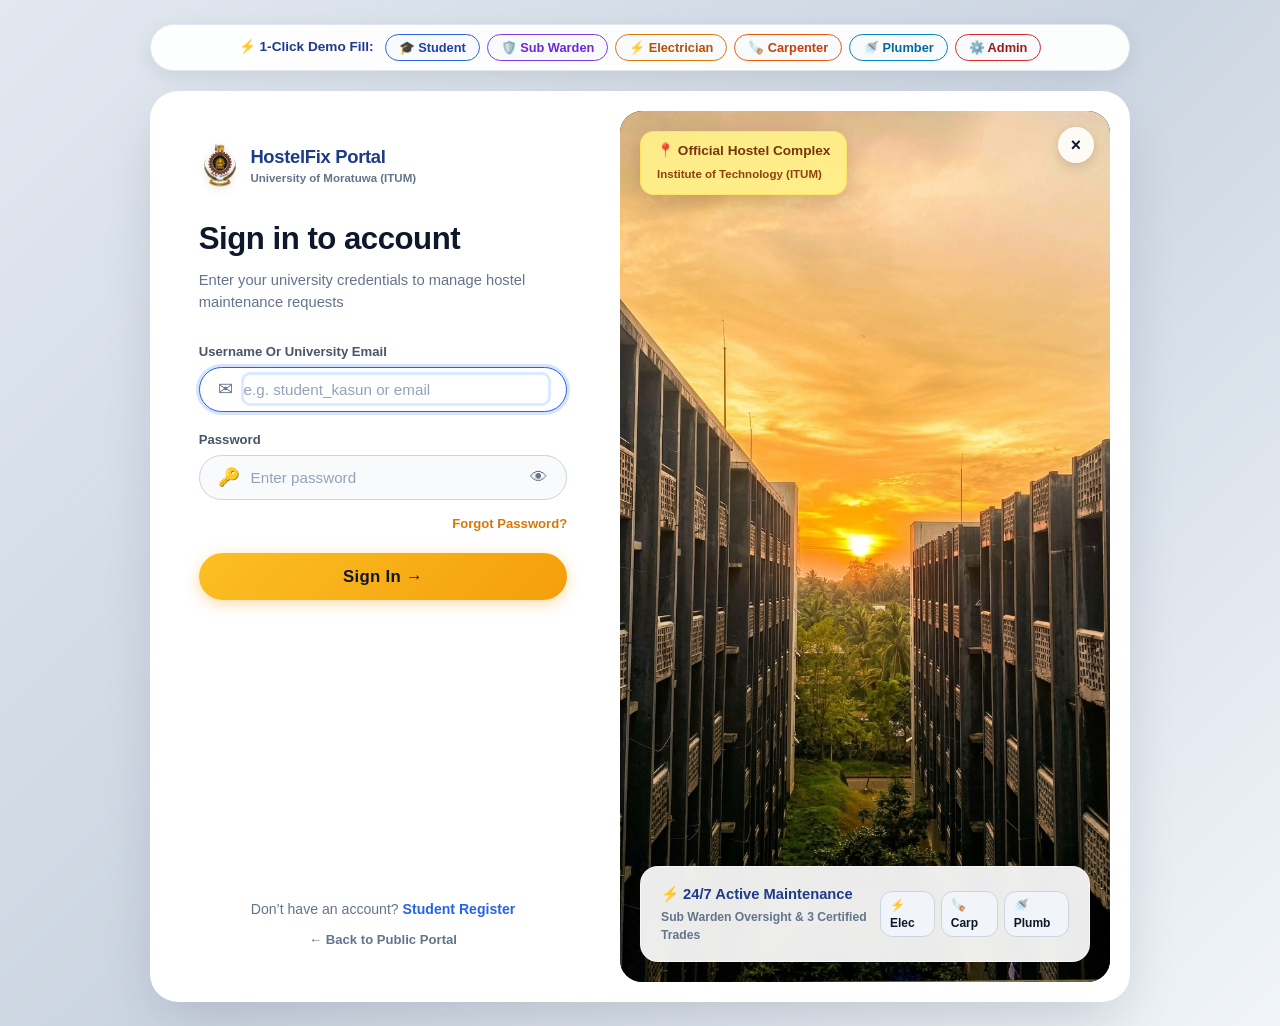
<file: frontend/worker-dashboard.html>
<!DOCTYPE html>
<html lang="en">
<head>
    <meta charset="UTF-8">
    <meta name="viewport" content="width=device-width, initial-scale=1.0">
    <title>Maintenance Worker Dashboard - Hostel Maintenance System</title>
    <link rel="stylesheet" href="css/style.css">
    <style>
        .star-rating-pill {
            background: #fffbeb;
            border: 1px solid #fde68a;
            color: #b45309;
            padding: 0.2rem 0.6rem;
            border-radius: 12px;
            font-weight: 800;
            font-size: 0.8rem;
            display: inline-flex;
            align-items: center;
            gap: 0.25rem;
        }
    </style>
</head>
<body>

    <!-- Navbar -->
    <nav class="navbar">
        <a href="worker-dashboard.html" class="brand" style="display: flex; align-items: center;">
            <img src="images/uom_logo.png" alt="Logo" style="width: 32px; height: auto; margin-right: 8px;">
            <span>HostelFix | Maintenance Staff Portal</span>
        </a>
        <div style="display: flex; align-items: center; gap: 0.75rem;">
            <div class="user-badge">
                <span id="user-display-name">Technician</span>
                <span class="role-tag worker" id="worker-trade-tag">Worker</span>
            </div>
            <!-- Staff Account Management: Worker can edit profile -->
            <button class="btn btn-secondary btn-sm" onclick="openProfileModal()" style="border-radius: 20px; font-weight: 700; background: #eff6ff; color: #1e40af; border-color: #bfdbfe;">
                👤 Edit Profile
            </button>
            <button class="btn btn-secondary btn-sm" onclick="Api.logout()">Logout</button>
        </div>
    </nav>

    <div class="container">
        <!-- Dashboard Header -->
        <div class="dashboard-header">
            <div>
                <h1>Technician Work Orders &amp; Scheduling</h1>
                <p>View assigned repairs, provide appointment date &amp; time to Sub Warden, and update job progress</p>
            </div>
            <!-- Live Worker Performance Rating Badge -->
            <div id="worker-rating-badge" style="background: #ffffff; border: 1.5px solid #fde68a; padding: 0.65rem 1.25rem; border-radius: 50px; box-shadow: 0 4px 15px rgba(245,158,11,0.15); display: flex; align-items: center; gap: 0.6rem;">
                <span style="font-size: 1.3rem;">⭐</span>
                <div>
                    <div style="font-size: 0.75rem; color: #92400e; font-weight: 700; text-transform: uppercase;">Student Satisfaction</div>
                    <strong id="worker-avg-rating" style="font-size: 1.15rem; color: #b45309;">5.0 / 5.0</strong>
                    <small id="worker-reviews-count" style="color: #64748b; font-weight: 600;">(0 ratings)</small>
                </div>
            </div>
        </div>

        <!-- Worker Summary Cards -->
        <div class="stats-grid" style="grid-template-columns: repeat(auto-fit, minmax(170px, 1fr));">
            <div class="stat-card" style="border-top: 4px solid #8b5cf6;">
                <div class="stat-info">
                    <h3 id="stat-total">0</h3>
                    <span>Assigned Jobs</span>
                </div>
                <div class="stat-icon purple">🧰</div>
            </div>
            <div class="stat-card" style="border-top: 4px solid #f59e0b;">
                <div class="stat-info">
                    <h3 id="stat-pending-schedule">0</h3>
                    <span>Needs Date &amp; Time</span>
                </div>
                <div class="stat-icon yellow">⏰</div>
            </div>
            <div class="stat-card" style="border-top: 4px solid #0284c7;">
                <div class="stat-info">
                    <h3 id="stat-scheduled">0</h3>
                    <span>Scheduled</span>
                </div>
                <div class="stat-icon blue">📅</div>
            </div>
            <div class="stat-card" style="border-top: 4px solid #10b981;">
                <div class="stat-info">
                    <h3 id="stat-completed">0</h3>
                    <span>Completed (&lt; 7 Days)</span>
                </div>
                <div class="stat-icon green">✅</div>
            </div>
        </div>

        <!-- Task List -->
        <div class="card" style="margin-top: 1.5rem;">
            <div class="card-header" style="background: #f8fafc;">
                <h2>My Assigned Repair Orders</h2>
                <div style="font-size: 0.85rem; color: #64748b; font-weight: 600;">
                    Active Jobs &bull; Auto-archived after 7 days
                </div>
            </div>
            <div class="card-body">
                <div class="table-responsive">
                    <table>
                        <thead>
                            <tr>
                                <th>Code</th>
                                <th>Student &amp; Location</th>
                                <th>Problem &amp; Description</th>
                                <th>Priority</th>
                                <th>Current Status</th>
                                <th>Scheduled Appointment</th>
                                <th>Student Rating</th>
                                <th style="text-align: right;">Action</th>
                            </tr>
                        </thead>
                        <tbody id="worker-tasks-body">
                            <tr><td colspan="8" style="text-align:center; padding: 2rem;">Loading work orders...</td></tr>
                        </tbody>
                    </table>
                </div>
            </div>
        </div>
    </div>

    <!-- Modal: Provide Date & Time (Activity Diagram Step) -->
    <div id="schedule-modal" class="modal-overlay">
        <div class="modal-content">
            <div class="modal-header" style="background: linear-gradient(135deg, #1e3a8a, #0284c7); color: white;">
                <h3 style="color: white; margin: 0;">📅 Set Repair Date &amp; Time</h3>
                <button class="modal-close" onclick="closeScheduleModal()" style="color: white;">&times;</button>
            </div>
            <div class="modal-body">
                <p id="schedule-task-title" style="margin-bottom: 1rem; font-weight: 600; color: #1e3a8a;"></p>
                <input type="hidden" id="schedule-req-id">

                <div class="form-grid">
                    <div class="form-group">
                        <label for="sched-date" style="font-weight: 700;">Scheduled Repair Date *</label>
                        <input type="date" id="sched-date" required style="width: 100%; padding: 0.65rem; border-radius: 8px; border: 1.5px solid #cbd5e1;">
                    </div>

                    <div class="form-group">
                        <label for="sched-time" style="font-weight: 700;">Time Slot *</label>
                        <select id="sched-time" required style="width: 100%; padding: 0.65rem; border-radius: 8px; border: 1.5px solid #cbd5e1;">
                            <option value="09:00 AM - 10:30 AM">09:00 AM - 10:30 AM (Morning)</option>
                            <option value="10:30 AM - 12:00 PM">10:30 AM - 12:00 PM (Late Morning)</option>
                            <option value="02:00 PM - 03:30 PM">02:00 PM - 03:30 PM (Afternoon)</option>
                            <option value="03:30 PM - 05:00 PM">03:30 PM - 05:00 PM (Late Afternoon)</option>
                        </select>
                    </div>

                    <div class="form-group full-width">
                        <label for="worker-notes" style="font-weight: 700;">Technician Preparation Remarks</label>
                        <textarea id="worker-notes" placeholder="e.g. Will bring replacement capacitor/tools. Please ensure student or roommate is present in the room." style="width: 100%; min-height: 80px; padding: 0.65rem; border-radius: 8px; border: 1.5px solid #cbd5e1;"></textarea>
                    </div>
                </div>
            </div>
            <div class="modal-footer">
                <button class="btn btn-secondary" onclick="closeScheduleModal()">Cancel</button>
                <button class="btn btn-primary" onclick="confirmSchedule()">Send Date/Time to Student &amp; Warden</button>
            </div>
        </div>
    </div>

    <!-- Modal: Complete Repair -->
    <div id="complete-modal" class="modal-overlay">
        <div class="modal-content">
            <div class="modal-header" style="background: linear-gradient(135deg, #059669, #10b981); color: white;">
                <h3 style="color: white; margin: 0;">✅ Mark Maintenance as Completed</h3>
                <button class="modal-close" onclick="closeCompleteModal()" style="color: white;">&times;</button>
            </div>
            <div class="modal-body">
                <input type="hidden" id="complete-req-id">
                <p style="margin-bottom: 1rem; color: #334155;">Confirm that repair work has been tested and verified in the student's presence.</p>
                <div class="form-group">
                    <label for="completion-notes" style="font-weight: 700;">Work Done Remarks *</label>
                    <textarea id="completion-notes" placeholder="e.g. Replaced faulty wiring, tested regulator, student confirmed working." required style="width: 100%; min-height: 80px; padding: 0.65rem; border-radius: 8px; border: 1.5px solid #cbd5e1;"></textarea>
                </div>
            </div>
            <div class="modal-footer">
                <button class="btn btn-secondary" onclick="closeCompleteModal()">Cancel</button>
                <button class="btn btn-success" onclick="confirmCompletion()" style="background: #10b981;">Mark as Completed</button>
            </div>
        </div>
    </div>

    <!-- Modal: Staff Edit Profile (Technician Account Management) -->
    <div id="worker-profile-modal" class="modal-overlay">
        <div class="modal-content">
            <div class="modal-header" style="background: linear-gradient(135deg, #1e3a8a, #f59e0b); color: white;">
                <h3 style="color: white; margin: 0;">👤 Edit Technician Account Details</h3>
                <button class="modal-close" onclick="closeProfileModal()" style="color: white;">&times;</button>
            </div>
            <div class="modal-body">
                <div id="profile-alert" style="display:none; padding: 0.65rem 1rem; border-radius: 8px; font-weight: 700; font-size: 0.88rem; margin-bottom: 1rem;"></div>
                <form id="worker-profile-form" onsubmit="saveProfileChanges(event)">
                    <div class="form-group">
                        <label for="prof-fullname" style="font-weight: 700;">Full Name *</label>
                        <input type="text" id="prof-fullname" required style="width: 100%; padding: 0.65rem; border-radius: 8px; border: 1.5px solid #cbd5e1;">
                    </div>
                    <div class="form-group">
                        <label for="prof-email" style="font-weight: 700;">Email Address *</label>
                        <input type="email" id="prof-email" required style="width: 100%; padding: 0.65rem; border-radius: 8px; border: 1.5px solid #cbd5e1;">
                    </div>
                    <div class="form-group">
                        <label for="prof-phone" style="font-weight: 700;">Contact Phone Number</label>
                        <input type="text" id="prof-phone" placeholder="+94 76 333 4455" style="width: 100%; padding: 0.65rem; border-radius: 8px; border: 1.5px solid #cbd5e1;">
                    </div>
                    <div class="form-group">
                        <label for="prof-dept" style="font-weight: 700;">Workshop / Dept Location</label>
                        <input type="text" id="prof-dept" placeholder="Maintenance Workshop M-01" style="width: 100%; padding: 0.65rem; border-radius: 8px; border: 1.5px solid #cbd5e1;">
                    </div>
                    <div class="form-group">
                        <label for="prof-trade" style="font-weight: 700;">Worker Trade / Specialty</label>
                        <select id="prof-trade" style="width: 100%; padding: 0.65rem; border-radius: 8px; border: 1.5px solid #cbd5e1;">
                            <option value="electrician">⚡ Electrician</option>
                            <option value="carpenter">🪚 Carpenter</option>
                            <option value="plumber">🚿 Plumber</option>
                            <option value="mason">🧱 Mason</option>
                            <option value="general">🔧 General Repair</option>
                        </select>
                    </div>
                    <div class="form-group">
                        <label for="prof-password" style="font-weight: 700;">New Password (Optional)</label>
                        <input type="password" id="prof-password" placeholder="Leave blank to keep current password" style="width: 100%; padding: 0.65rem; border-radius: 8px; border: 1.5px solid #cbd5e1;">
                    </div>
                    <div style="display: flex; gap: 0.75rem; justify-content: flex-end; margin-top: 1rem;">
                        <button type="button" class="btn btn-secondary" onclick="closeProfileModal()">Cancel</button>
                        <button type="submit" class="btn btn-primary">Save Profile Changes</button>
                    </div>
                </form>
            </div>
        </div>
    </div>

    <script src="js/api.js"></script>
    <script>
        const currentUser = Api.checkAuth(['worker', 'admin']);
        let myTasks = [];

        if (currentUser) {
            document.getElementById('user-display-name').innerText = currentUser.full_name;
            const tradeTag = document.getElementById('worker-trade-tag');
            if (currentUser.worker_trade) {
                let trade = currentUser.worker_trade.toLowerCase();
                let icon = '🔧';
                if (trade === 'plumber') {
                    icon = '🚿';
                    tradeTag.style.background = '#e0f2fe';
                    tradeTag.style.color = '#0369a1';
                    tradeTag.style.border = '1px solid #7dd3fc';
                } else if (trade === 'electrician') {
                    icon = '⚡';
                    tradeTag.style.background = '#fef3c7';
                    tradeTag.style.color = '#b45309';
                    tradeTag.style.border = '1px solid #fde68a';
                } else if (trade === 'carpenter') {
                    icon = '🪚';
                    tradeTag.style.background = '#ffedd5';
                    tradeTag.style.color = '#c2410c';
                    tradeTag.style.border = '1px solid #fed7aa';
                }
                tradeTag.innerText = `${icon} ${trade.toUpperCase()}`;
            }
            loadWorkerTasks();
            updateRatingStats();
        }

        async function loadWorkerTasks() {
            // Automatically removes completed requests older than 7 days
            const allTasks = await Api.getWorkerTasks(currentUser.id);
            myTasks = allTasks.filter(t => !Api.isOlderThan7Days(t));
            updateStats();
            renderTasks();
            updateRatingStats();
        }

        function updateRatingStats() {
            const stats = Api.getWorkerRatingStats(currentUser.id);
            document.getElementById('worker-avg-rating').innerText = `${stats.average} / 5.0`;
            document.getElementById('worker-reviews-count').innerText = `(${stats.count} student ratings)`;
        }

        function updateStats() {
            document.getElementById('stat-total').innerText = myTasks.length;
            document.getElementById('stat-pending-schedule').innerText = myTasks.filter(r => r.status === 'ASSIGNED').length;
            document.getElementById('stat-scheduled').innerText = myTasks.filter(r => r.status === 'SCHEDULED').length;
            document.getElementById('stat-completed').innerText = myTasks.filter(r => r.status === 'COMPLETED').length;
        }

        function renderTasks() {
            const tbody = document.getElementById('worker-tasks-body');
            if (myTasks.length === 0) {
                tbody.innerHTML = '<tr><td colspan="8" style="text-align:center; padding: 2rem; color: var(--text-muted);">No active repair tasks assigned to you. Past completed jobs older than 7 days have been archived.</td></tr>';
                return;
            }

            tbody.innerHTML = myTasks.map(t => {
                const badgeClass = `badge-${t.status.toLowerCase()}`;
                
                let actionContent = '';
                if (t.status === 'ASSIGNED') {
                    actionContent = `<button class="btn btn-primary btn-sm" onclick="openScheduleModal(${t.id})">📅 Set Date &amp; Time</button>`;
                } else if (t.status === 'SCHEDULED') {
                    actionContent = `<button class="btn btn-success btn-sm" onclick="openCompleteModal(${t.id})" style="background:#10b981;">✅ Complete Job</button>`;
                } else if (t.status === 'COMPLETED') {
                    actionContent = `<span style="color:#059669; font-weight:700; font-size:0.85rem;">✅ Completed (&lt; 7d)</span>`;
                }

                let studentRatingHtml = '<span style="color:var(--text-muted); font-size:0.85rem;">-</span>';
                if (t.status === 'COMPLETED') {
                    if (t.rating) {
                        studentRatingHtml = `
                            <span class="star-rating-pill">⭐ ${t.rating}/5.0</span>
                            ${t.student_feedback ? `<div style="font-size:0.78rem; color:#475569; margin-top:0.2rem; font-style:italic;">“${t.student_feedback}”</div>` : ''}
                        `;
                    } else {
                        studentRatingHtml = '<span style="color:#b45309; font-size:0.8rem; font-weight:600;">Pending Student Rating</span>';
                    }
                }

                return `
                    <tr>
                        <td><strong>${t.request_code}</strong></td>
                        <td>
                            <strong>${t.student_name || 'Student'}</strong><br>
                            <small style="color:var(--text-muted);">${t.location || t.student_room}</small><br>
                            <small style="color:var(--primary);">📞 ${t.student_phone || 'N/A'}</small>
                        </td>
                        <td>
                            <strong>${t.title}</strong>
                            <div style="font-size:0.82rem; color:var(--text-muted);">${t.description}</div>
                            ${t.photo_path ? `<a href="${t.photo_path}" target="_blank" style="font-size:0.8rem; color:var(--accent);">🖼️ View Attached Photo</a>` : ''}
                        </td>
                        <td><span style="font-weight:600; text-transform:capitalize;">${t.priority}</span></td>
                        <td><span class="badge ${badgeClass}">${t.status.replace('_', ' ')}</span></td>
                        <td>
                            ${t.scheduled_date 
                                ? `<strong style="color:#0e7490;">📅 ${t.scheduled_date}</strong><br><small>${t.scheduled_time}</small>` 
                                : '<span style="color:#b45309; font-weight:600; font-size:0.85rem;">Needs Scheduling</span>'}
                        </td>
                        <td>
                            ${studentRatingHtml}
                        </td>
                        <td style="text-align: right; white-space: nowrap;">
                            ${actionContent}
                        </td>
                    </tr>
                `;
            }).join('');
        }

        function openScheduleModal(id) {
            const task = myTasks.find(t => t.id === id);
            if (!task) return;

            document.getElementById('schedule-req-id').value = id;
            document.getElementById('schedule-task-title').innerText = `${task.request_code}: ${task.title} (${task.location})`;
            
            const tomorrow = new Date();
            tomorrow.setDate(tomorrow.getDate() + 1);
            document.getElementById('sched-date').value = tomorrow.toISOString().split('T')[0];

            document.getElementById('schedule-modal').style.display = 'flex';
        }

        function closeScheduleModal() {
            document.getElementById('schedule-modal').style.display = 'none';
        }

        async function confirmSchedule() {
            const reqId = Number(document.getElementById('schedule-req-id').value);
            const schedDate = document.getElementById('sched-date').value;
            const schedTime = document.getElementById('sched-time').value;
            const notes = document.getElementById('worker-notes').value.trim();

            if (!schedDate || !schedTime) {
                alert('Please select date and time slot.');
                return;
            }

            await Api.scheduleRepair(reqId, schedDate, schedTime, notes);
            closeScheduleModal();
            await loadWorkerTasks();
        }

        function openCompleteModal(id) {
            document.getElementById('complete-req-id').value = id;
            document.getElementById('completion-notes').value = '';
            document.getElementById('complete-modal').style.display = 'flex';
        }

        function closeCompleteModal() {
            document.getElementById('complete-modal').style.display = 'none';
        }

        async function confirmCompletion() {
            const reqId = Number(document.getElementById('complete-req-id').value);
            const notes = document.getElementById('completion-notes').value.trim();

            if (!notes) {
                alert('Please enter remarks detailing the repair work done.');
                return;
            }

            await Api.completeRepair(reqId, notes);
            closeCompleteModal();
            await loadWorkerTasks();
        }

        // Staff Profile Management
        function openProfileModal() {
            const user = Api.getCurrentUser();
            if (!user) return;
            document.getElementById('prof-fullname').value = user.full_name || '';
            document.getElementById('prof-email').value = user.email || '';
            document.getElementById('prof-phone').value = user.phone || '';
            document.getElementById('prof-dept').value = user.department || 'Maintenance Workshop';
            if (user.worker_trade) {
                document.getElementById('prof-trade').value = user.worker_trade;
            }
            document.getElementById('prof-password').value = '';
            document.getElementById('profile-alert').style.display = 'none';
            document.getElementById('worker-profile-modal').style.display = 'flex';
        }

        function closeProfileModal() {
            document.getElementById('worker-profile-modal').style.display = 'none';
        }

        async function saveProfileChanges(e) {
            e.preventDefault();
            const user = Api.getCurrentUser();
            if (!user) return;

            const data = {
                fullName: document.getElementById('prof-fullname').value.trim(),
                email: document.getElementById('prof-email').value.trim(),
                phone: document.getElementById('prof-phone').value.trim(),
                department: document.getElementById('prof-dept').value.trim(),
                workerTrade: document.getElementById('prof-trade').value,
                password: document.getElementById('prof-password').value.trim()
            };

            const res = await Api.updateProfile(user.id, data);
            const alertBox = document.getElementById('profile-alert');
            if (res && res.success) {
                alertBox.style.display = 'block';
                alertBox.style.background = '#ecfdf5';
                alertBox.style.color = '#065f46';
                alertBox.innerText = '✅ Account details updated successfully!';
                document.getElementById('user-display-name').innerText = res.user.full_name;
                setTimeout(() => closeProfileModal(), 900);
            } else {
                alertBox.style.display = 'block';
                alertBox.style.background = '#fef2f2';
                alertBox.style.color = '#991b1b';
                alertBox.innerText = res.message || 'Update failed.';
            }
        }
    </script>
</body>
</html>
</file>
<file: frontend/css/style.css>
/* ==========================================================================
   Hostel Maintenance Request Management System - Master Stylesheet
   Modern, Clean, Responsive Design (Supports Desktop, Tablet & Mobile)
   ========================================================================== */

:root {
    --primary: #2563eb;
    --primary-dark: #1d4ed8;
    --primary-light: #dbeafe;
    --secondary: #64748b;
    --accent: #0ea5e9;
    --success: #10b981;
    --success-light: #d1fae5;
    --warning: #f59e0b;
    --warning-light: #fef3c7;
    --danger: #ef4444;
    --danger-light: #fee2e2;
    --purple: #8b5cf6;
    --purple-light: #ede9fe;
    
    --bg-main: #f8fafc;
    --bg-card: #ffffff;
    --text-main: #0f172a;
    --text-muted: #64748b;
    --border: #e2e8f0;
    --shadow: 0 4px 6px -1px rgb(0 0 0 / 0.1), 0 2px 4px -2px rgb(0 0 0 / 0.1);
    --shadow-lg: 0 10px 15px -3px rgb(0 0 0 / 0.1), 0 4px 6px -4px rgb(0 0 0 / 0.1);
    --radius: 10px;
    --radius-sm: 6px;
    --transition: all 0.2s ease-in-out;
}

* {
    margin: 0;
    padding: 0;
    box-sizing: border-box;
    font-family: 'Segoe UI', -apple-system, BlinkMacSystemFont, Roboto, sans-serif;
}

body {
    background-color: var(--bg-main);
    color: var(--text-main);
    line-height: 1.5;
    min-height: 100vh;
    display: flex;
    flex-direction: column;
}

/* -------------------------------------------------------------
   Navigation Bar
   ------------------------------------------------------------- */
.navbar {
    background: #ffffff;
    border-bottom: 1px solid var(--border);
    padding: 0.85rem 2rem;
    display: flex;
    justify-content: space-between;
    align-items: center;
    position: sticky;
    top: 0;
    z-index: 100;
    box-shadow: 0 1px 3px rgba(0,0,0,0.05);
}

.brand {
    display: flex;
    align-items: center;
    gap: 0.75rem;
    text-decoration: none;
    color: var(--text-main);
    font-weight: 700;
    font-size: 1.25rem;
}

.brand-icon {
    width: 36px;
    height: 36px;
    background: linear-gradient(135deg, var(--primary), var(--accent));
    color: white;
    display: flex;
    align-items: center;
    justify-content: center;
    border-radius: var(--radius-sm);
    font-size: 1.2rem;
}

.nav-links {
    display: flex;
    align-items: center;
    gap: 1.2rem;
    list-style: none;
}

.nav-links a {
    text-decoration: none;
    color: var(--text-muted);
    font-weight: 500;
    font-size: 0.95rem;
    transition: var(--transition);
}

.nav-links a:hover, .nav-links a.active {
    color: var(--primary);
}

.user-badge {
    display: flex;
    align-items: center;
    gap: 0.6rem;
    padding: 0.35rem 0.8rem;
    background: var(--bg-main);
    border: 1px solid var(--border);
    border-radius: 20px;
    font-size: 0.85rem;
}

.role-tag {
    padding: 0.15rem 0.5rem;
    border-radius: 12px;
    font-size: 0.75rem;
    font-weight: 600;
    text-transform: uppercase;
}

.role-tag.student { background: var(--primary-light); color: var(--primary-dark); }
.role-tag.warden { background: var(--purple-light); color: var(--purple); }
.role-tag.worker { background: var(--warning-light); color: #b45309; }
.role-tag.admin { background: #fee2e2; color: #991b1b; }
.role-tag.guest { background: #f1f5f9; color: #475569; }

/* -------------------------------------------------------------
   Container & Grid Layout
   ------------------------------------------------------------- */
.container {
    max-width: 1240px;
    margin: 2rem auto;
    padding: 0 1.5rem;
    flex: 1;
    width: 100%;
}

.dashboard-header {
    margin-bottom: 2rem;
    display: flex;
    justify-content: space-between;
    align-items: center;
    flex-wrap: wrap;
    gap: 1rem;
}

.dashboard-header h1 {
    font-size: 1.75rem;
    font-weight: 700;
    color: var(--text-main);
}

.dashboard-header p {
    color: var(--text-muted);
    font-size: 0.95rem;
}

/* -------------------------------------------------------------
   Statistic Cards
   ------------------------------------------------------------- */
.stats-grid {
    display: grid;
    grid-template-columns: repeat(auto-fit, minmax(220px, 1fr));
    gap: 1.25rem;
    margin-bottom: 2rem;
}

.stat-card {
    background: var(--bg-card);
    padding: 1.25rem 1.5rem;
    border-radius: var(--radius);
    border: 1px solid var(--border);
    box-shadow: var(--shadow);
    display: flex;
    align-items: center;
    justify-content: space-between;
}

.stat-info h3 {
    font-size: 1.75rem;
    font-weight: 700;
    margin-bottom: 0.25rem;
}

.stat-info span {
    color: var(--text-muted);
    font-size: 0.85rem;
    font-weight: 500;
}

.stat-icon {
    width: 48px;
    height: 48px;
    border-radius: 50%;
    display: flex;
    align-items: center;
    justify-content: center;
    font-size: 1.4rem;
}

.stat-icon.blue { background: var(--primary-light); color: var(--primary); }
.stat-icon.yellow { background: var(--warning-light); color: var(--warning); }
.stat-icon.green { background: var(--success-light); color: var(--success); }
.stat-icon.purple { background: var(--purple-light); color: var(--purple); }

/* -------------------------------------------------------------
   Card & Panel Components
   ------------------------------------------------------------- */
.card {
    background: var(--bg-card);
    border: 1px solid var(--border);
    border-radius: var(--radius);
    box-shadow: var(--shadow);
    margin-bottom: 2rem;
    overflow: hidden;
}

.card-header {
    padding: 1.25rem 1.5rem;
    border-bottom: 1px solid var(--border);
    display: flex;
    justify-content: space-between;
    align-items: center;
    background: #fafafa;
}

.card-header h2 {
    font-size: 1.2rem;
    font-weight: 600;
}

.card-body {
    padding: 1.5rem;
}

/* -------------------------------------------------------------
   Form Styles
   ------------------------------------------------------------- */
.form-grid {
    display: grid;
    grid-template-columns: repeat(auto-fit, minmax(280px, 1fr));
    gap: 1.25rem;
}

.form-group {
    margin-bottom: 1.25rem;
}

.form-group.full-width {
    grid-column: 1 / -1;
}

label {
    display: block;
    margin-bottom: 0.4rem;
    font-size: 0.875rem;
    font-weight: 600;
    color: var(--text-main);
}

input[type="text"],
input[type="email"],
input[type="password"],
input[type="date"],
input[type="time"],
select,
textarea {
    width: 100%;
    padding: 0.65rem 0.9rem;
    border: 1px solid var(--border);
    border-radius: var(--radius-sm);
    font-size: 0.95rem;
    color: var(--text-main);
    background: #ffffff;
    transition: var(--transition);
}

input:focus, select:focus, textarea:focus {
    outline: none;
    border-color: var(--primary);
    box-shadow: 0 0 0 3px var(--primary-light);
}

textarea {
    resize: vertical;
    min-height: 100px;
}

.file-upload-box {
    border: 2px dashed var(--border);
    border-radius: var(--radius);
    padding: 1.5rem;
    text-align: center;
    background: #fafafa;
    cursor: pointer;
    transition: var(--transition);
}

.file-upload-box:hover {
    border-color: var(--primary);
    background: #f0f7ff;
}

.image-preview {
    max-width: 180px;
    max-height: 140px;
    margin-top: 0.75rem;
    border-radius: var(--radius-sm);
    border: 1px solid var(--border);
    display: none;
    object-fit: cover;
}

/* -------------------------------------------------------------
   Buttons
   ------------------------------------------------------------- */
.btn {
    display: inline-flex;
    align-items: center;
    justify-content: center;
    gap: 0.5rem;
    padding: 0.6rem 1.25rem;
    border-radius: var(--radius-sm);
    font-size: 0.9rem;
    font-weight: 600;
    cursor: pointer;
    border: none;
    transition: var(--transition);
    text-decoration: none;
}

.btn-primary {
    background: var(--primary);
    color: white;
}
.btn-primary:hover {
    background: var(--primary-dark);
}

.btn-secondary {
    background: #f1f5f9;
    color: var(--text-main);
    border: 1px solid var(--border);
}
.btn-secondary:hover {
    background: #e2e8f0;
}

.btn-success {
    background: var(--success);
    color: white;
}
.btn-success:hover {
    background: #059669;
}

.btn-danger {
    background: var(--danger);
    color: white;
}
.btn-danger:hover {
    background: #dc2626;
}

.btn-sm {
    padding: 0.35rem 0.75rem;
    font-size: 0.8rem;
}

/* -------------------------------------------------------------
   Status Badges (Mapping State Machine Diagram)
   ------------------------------------------------------------- */
.badge {
    display: inline-block;
    padding: 0.25rem 0.65rem;
    border-radius: 20px;
    font-size: 0.75rem;
    font-weight: 700;
    text-transform: uppercase;
    letter-spacing: 0.5px;
}

.badge-pending_review { background: var(--warning-light); color: #b45309; }
.badge-under_review   { background: var(--primary-light); color: var(--primary-dark); }
.badge-assigned       { background: var(--purple-light); color: var(--purple); }
.badge-scheduled      { background: #cffafe; color: #0e7490; }
.badge-in_progress    { background: #ffedd5; color: #c2410c; }
.badge-completed      { background: var(--success-light); color: #047857; }
.badge-rejected       { background: var(--danger-light); color: #b91c1c; }

/* -------------------------------------------------------------
   Table Styles
   ------------------------------------------------------------- */
.table-responsive {
    overflow-x: auto;
}

table {
    width: 100%;
    border-collapse: collapse;
    text-align: left;
    font-size: 0.9rem;
}

th {
    background: #f8fafc;
    padding: 0.85rem 1rem;
    font-weight: 600;
    color: var(--text-muted);
    border-bottom: 1px solid var(--border);
}

td {
    padding: 1rem;
    border-bottom: 1px solid var(--border);
    vertical-align: middle;
}

tr:hover td {
    background-color: #f8fafc;
}

/* -------------------------------------------------------------
   Modal Dialog
   ------------------------------------------------------------- */
.modal-overlay {
    position: fixed;
    top: 0;
    left: 0;
    width: 100%;
    height: 100%;
    background: rgba(15, 23, 42, 0.65);
    display: none;
    align-items: center;
    justify-content: center;
    z-index: 1000;
    padding: 1.5rem 1rem;
    overflow-y: auto;
    box-sizing: border-box;
}

.modal-content {
    background: white;
    width: 100%;
    max-width: 580px;
    max-height: calc(100vh - 3rem);
    border-radius: 16px;
    box-shadow: 0 25px 50px -12px rgba(0, 0, 0, 0.25);
    display: flex;
    flex-direction: column;
    overflow: hidden;
    animation: modalIn 0.2s ease-out;
    margin: auto;
}

@keyframes modalIn {
    from { transform: translateY(20px); opacity: 0; }
    to { transform: translateY(0); opacity: 1; }
}

.modal-header {
    padding: 1.25rem 1.5rem;
    border-bottom: 1px solid var(--border);
    display: flex;
    justify-content: space-between;
    align-items: center;
    flex-shrink: 0;
}

.modal-header h3 {
    font-size: 1.15rem;
    font-weight: 700;
}

.modal-close {
    background: none;
    border: none;
    font-size: 1.5rem;
    cursor: pointer;
    color: var(--text-muted);
    line-height: 1;
}

.modal-body {
    padding: 1.5rem;
    overflow-y: auto;
    flex: 1 1 auto;
    -webkit-overflow-scrolling: touch;
}

.modal-footer {
    padding: 1rem 1.5rem;
    border-top: 1px solid var(--border);
    display: flex;
    justify-content: flex-end;
    gap: 0.75rem;
    background: #f8fafc;
    flex-shrink: 0;
}

/* -------------------------------------------------------------
   Quick Fill Demo Bar (For Examiners & Easy Viva Testing)
   ------------------------------------------------------------- */
.demo-bar {
    background: #e0e7ff;
    border: 1px dashed #6366f1;
    border-radius: var(--radius);
    padding: 0.85rem 1.25rem;
    margin-bottom: 1.5rem;
    display: flex;
    align-items: center;
    gap: 0.75rem;
    flex-wrap: wrap;
    font-size: 0.85rem;
}

.demo-bar span {
    font-weight: 700;
    color: #4338ca;
}

.demo-btn {
    background: white;
    border: 1px solid #c7d2fe;
    padding: 0.35rem 0.75rem;
    border-radius: var(--radius-sm);
    font-size: 0.8rem;
    font-weight: 600;
    color: #3730a3;
    cursor: pointer;
    transition: var(--transition);
}

.demo-btn:hover {
    background: #4f46e5;
    color: white;
}

/* -------------------------------------------------------------
   Footer
   ------------------------------------------------------------- */
footer {
    background: white;
    border-top: 1px solid var(--border);
    padding: 1.5rem 2rem;
    text-align: center;
    font-size: 0.85rem;
    color: var(--text-muted);
    margin-top: auto;
}
</file>
